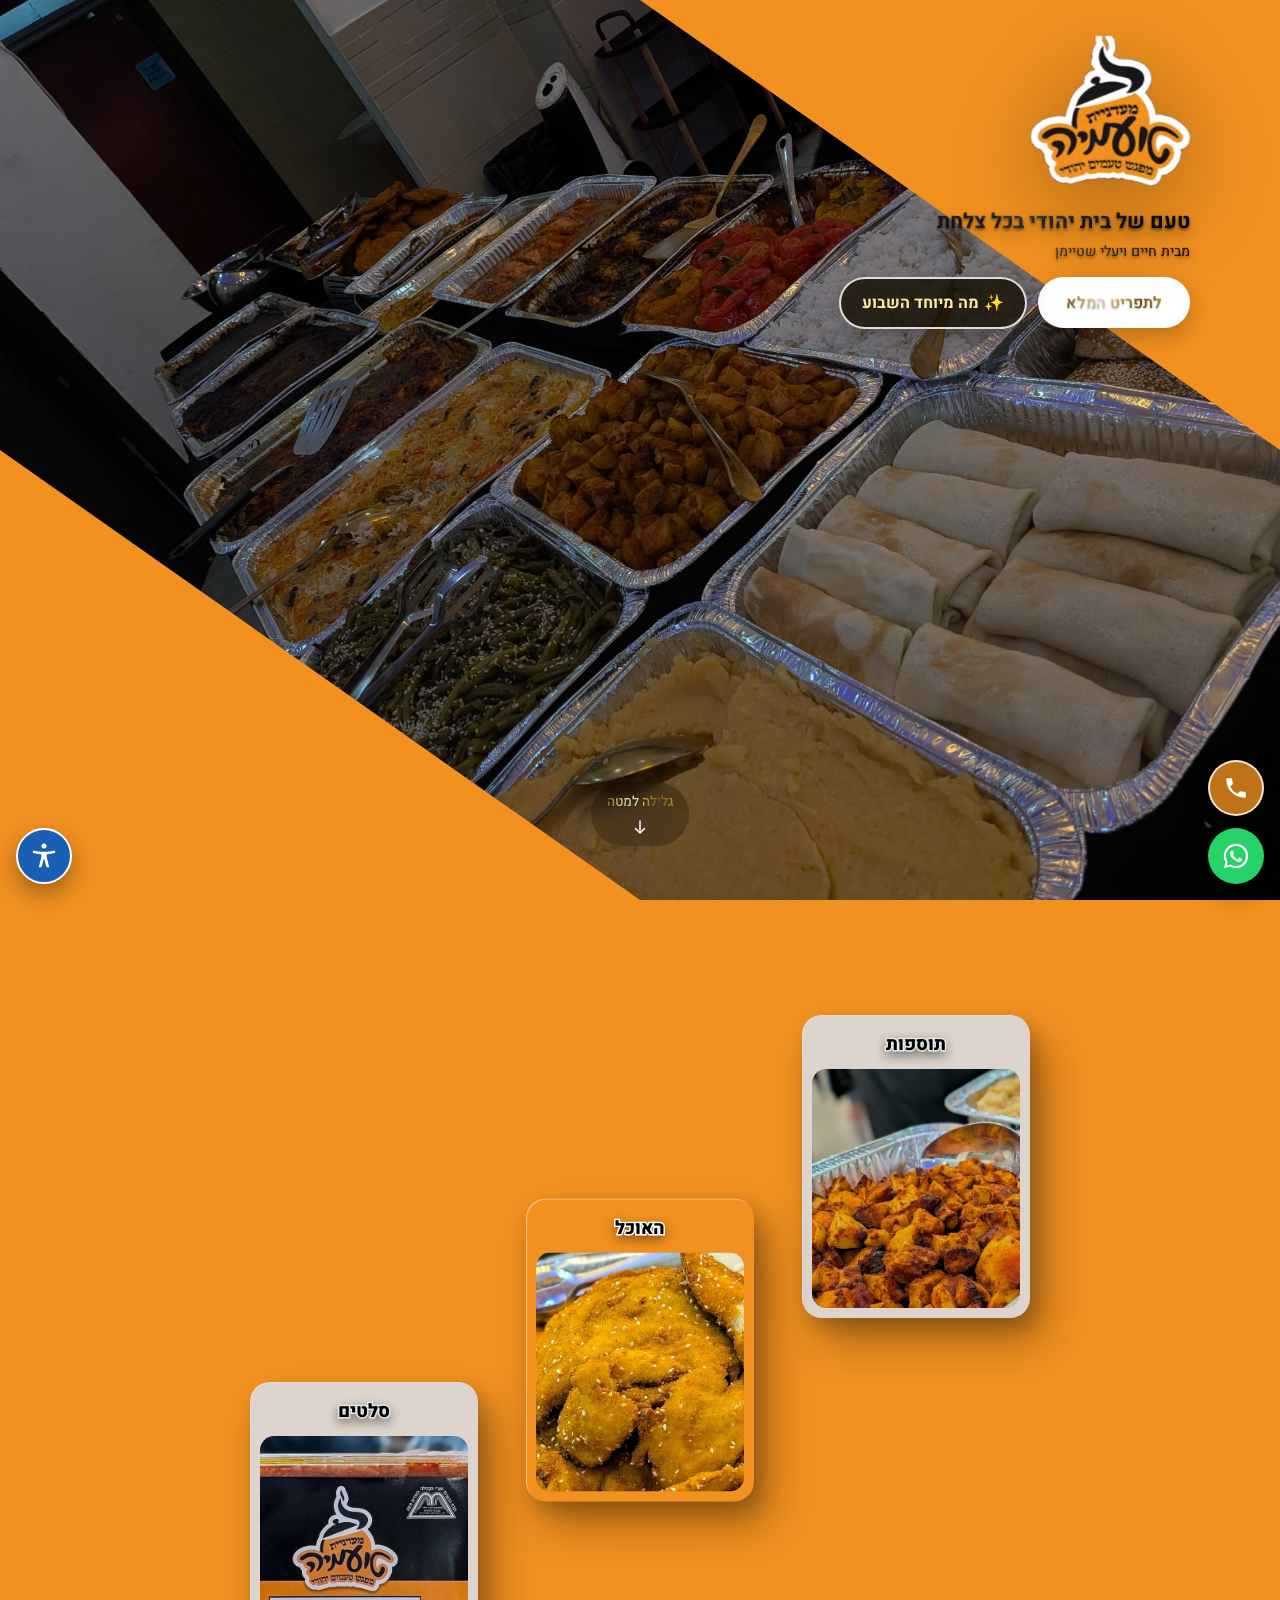
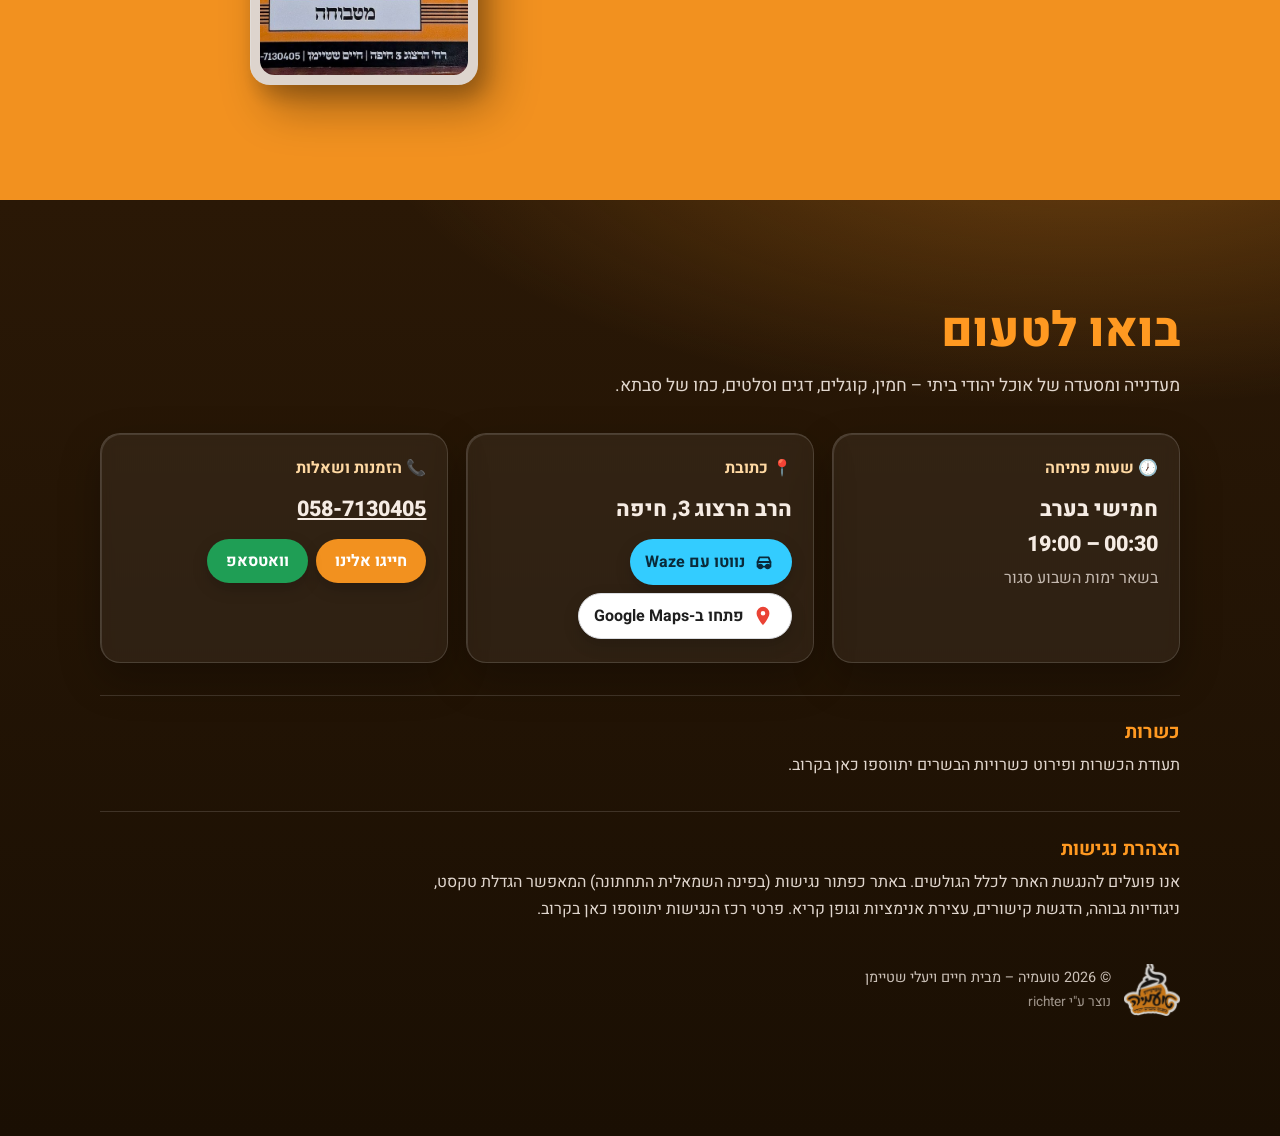
<file: index.html>
<!doctype html>
<html lang="he" dir="rtl">
<head>
  <meta charset="UTF-8" />
  <meta name="viewport" content="width=device-width, initial-scale=1, viewport-fit=cover" />
  <title>טועמיה | מעדנייה ומסעדה – טעם של בית יהודי, חיפה</title>
  <meta name="description" content="טועמיה – מעדנייה ומסעדה בחיפה. חמין, קוגלים, דגים, הרינג וסלטים ביתיים. פתוח בחמישי בערב 19:00–00:30, הרב הרצוג 3 חיפה." />
  <meta name="theme-color" content="#bf7318" />

  <!-- Share preview (WhatsApp / Facebook). Once the site has a domain, change
       og:image to a full address, e.g. https://example.co.il/img-og-image.jpg -->
  <meta property="og:type" content="restaurant" />
  <meta property="og:locale" content="he_IL" />
  <meta property="og:site_name" content="טועמיה" />
  <meta property="og:title" content="טועמיה – טעם של בית יהודי בכל צלחת" />
  <meta property="og:description" content="חמין, קוגלים, דגים וסלטים ביתיים. חמישי בערב 19:00–00:30 · הרב הרצוג 3, חיפה" />
  <meta property="og:image" content="img-og-image.jpg" />
  <meta property="og:image:width" content="1200" />
  <meta property="og:image:height" content="630" />
  <meta name="twitter:card" content="summary_large_image" />

  <link rel="icon" type="image/png" sizes="32x32" href="img-favicon-32.png" />
  <link rel="icon" type="image/png" sizes="192x192" href="img-icon-192.png" />
  <link rel="apple-touch-icon" href="img-apple-touch-icon.png" />

  <link rel="preconnect" href="https://fonts.googleapis.com" />
  <link rel="preconnect" href="https://fonts.gstatic.com" crossorigin />
  <link href="https://fonts.googleapis.com/css2?family=Heebo:wght@400;500;600;700;800&display=swap" rel="stylesheet" />
  <link rel="stylesheet" href="style.css" />

  <!-- Apply the saved language + accessibility choices before first paint, so
       the page never flashes in the wrong language / text size. -->
  <script>
    (function () {
      try {
        var lang = localStorage.getItem("toameya-lang");
        if (lang === "en") {
          document.documentElement.lang = "en";
          document.documentElement.dir = "ltr";
        }
        var a11y = JSON.parse(localStorage.getItem("toameya-a11y") || "{}");
        var root = document.documentElement;
        if (a11y.size) root.setAttribute("data-text-size", String(a11y.size));
        ["contrast", "links", "motion", "readable"].forEach(function (k) {
          if (a11y[k]) root.classList.add("a11y-" + k);
        });
      } catch (e) {}
    })();
  </script>

  <script type="application/ld+json">
  {
    "@context": "https://schema.org",
    "@type": "Restaurant",
    "name": "טועמיה – מעדנייה ומסעדה",
    "alternateName": "Toameya",
    "slogan": "טעם של בית יהודי בכל צלחת",
    "image": "img-og-image.jpg",
    "logo": "img-logo.png",
    "telephone": "+972-58-713-0405",
    "servesCuisine": ["Jewish", "Israeli", "Kosher"],
    "address": {
      "@type": "PostalAddress",
      "streetAddress": "הרב הרצוג 3",
      "addressLocality": "חיפה",
      "addressCountry": "IL"
    },
    "openingHoursSpecification": [
      { "@type": "OpeningHoursSpecification", "dayOfWeek": "Thursday", "opens": "19:00", "closes": "23:59" },
      { "@type": "OpeningHoursSpecification", "dayOfWeek": "Friday", "opens": "00:00", "closes": "00:30" }
    ],
    "hasMenu": "index.html#food"
  }
  </script>
</head>
<body>

  <a class="skip-link" href="#main" data-i18n="skip">דלג לתוכן הראשי</a>

  <header class="site-nav" id="siteNav">
    <button type="button" class="site-nav__hamburger" id="navHamburger" aria-label="תפריט ניווט" data-i18n-attr="aria-label:navMenu" aria-expanded="false" aria-controls="navDrawer">
      <span></span>
      <span></span>
      <span></span>
    </button>

    <div class="site-nav__actions">
      <button type="button" class="nav-icon-btn" id="searchOpen" aria-label="חיפוש מנה" data-i18n-attr="aria-label:searchOpen" aria-haspopup="dialog">
        <svg width="22" height="22" viewBox="0 0 24 24" fill="none" aria-hidden="true"><circle cx="11" cy="11" r="7" stroke="currentColor" stroke-width="2"/><path d="m20 20-4-4" stroke="currentColor" stroke-width="2" stroke-linecap="round"/></svg>
      </button>
      <button type="button" class="nav-lang-btn" data-lang-toggle aria-label="Switch to English" lang="en">EN</button>
    </div>
  </header>

  <!-- Lives outside the hero so it can detach from the page's normal scroll
       and fly (fixed position, JS-driven transform) from its hero spot up
       to the nav bar as you scroll. Click = back to the top. -->
  <a class="flying-logo" id="flyingLogo" href="#top" aria-label="טועמיה – חזרה לראש העמוד" data-i18n-attr="aria-label:logoHome">
    <img src="img-logo.png" alt="" width="451" height="424" />
  </a>

  <main id="main">

    <section class="hero" id="top">
      <img
        class="hero__image"
        src="img-hero-buffet.jpg"
        alt="מבחר מנות ממטבח טועמיה - אורז, ירקות, בשרים ותוספות"
        data-i18n-attr="alt:heroAlt"
      />

      <div class="hero__panel hero__panel--leave" aria-hidden="true"></div>
      <div class="hero__panel hero__panel--stay" aria-hidden="true"></div>

      <div class="hero__content">
        <div class="hero__logo-anchor" id="heroLogoAnchor" aria-hidden="true"></div>
        <h1 class="visually-hidden" data-i18n="siteName">טועמיה – מעדנייה ומסעדה</h1>
        <p class="hero__quote text-glass-black" data-i18n="heroQuote">טעם של בית יהודי בכל צלחת</p>
        <p class="hero__credit text-glass-black" data-i18n="heroCredit">מבית חיים ויעלי שטיימן</p>
        <div class="hero__buttons">
          <a class="hero__cta" href="#highlights"><span class="text-glass-gold" data-i18n="heroCta">לתפריט המלא</span></a>
          <button type="button" class="hero__special" id="specialBtn" data-drawer-trigger data-title="מה מיוחד השבוע" data-body="">
            <span aria-hidden="true">✨</span> <span data-i18n="specialBtn">מה מיוחד השבוע</span>
          </button>
        </div>
      </div>

      <a class="hero__scroll" href="#highlights" aria-label="גלילה לתפריט" data-i18n-attr="aria-label:scrollAria">
        <span class="text-glass-gold" data-i18n="scrollDown">גלילה למטה</span>
        <svg width="18" height="18" viewBox="0 0 24 24" fill="none" aria-hidden="true">
          <path d="M12 4v16m0 0-6-6m6 6 6-6" stroke="currentColor" stroke-width="2" stroke-linecap="round" stroke-linejoin="round"/>
        </svg>
      </a>
    </section>

    <section class="card-fan" id="highlights" aria-labelledby="highlightsTitle">
      <h2 class="visually-hidden" id="highlightsTitle" data-i18n="ourMenus">התפריטים שלנו</h2>
      <img class="card-fan__bg" src="img-venue.jpg" alt="" aria-hidden="true" />
      <div class="card-fan__overlay" aria-hidden="true"></div>

      <div class="card-fan__panel card-fan__panel--tl" aria-hidden="true"></div>
      <div class="card-fan__panel card-fan__panel--br" aria-hidden="true"></div>

      <img class="card-fan__logo" src="img-logo.png" alt="" aria-hidden="true" />

      <div class="card-fan__stack reveal">
        <a class="card-fan__card card-fan__card--side card-fan__card--right" href="#extras" data-menu-open="extras">
          <img class="card-fan__photo" src="menu-roast-potatoes.jpg" alt="" loading="lazy" />
          <span class="card-fan__label" data-i18n="menu_extras">תוספות</span>
        </a>

        <a class="card-fan__card card-fan__card--main" href="#food" data-menu-open="food">
          <img class="card-fan__photo" src="menu-schnitzel.jpg" alt="" loading="lazy" />
          <span class="card-fan__label" data-i18n="menu_food">האוכל</span>
        </a>

        <a class="card-fan__card card-fan__card--side card-fan__card--left" href="#salads" data-menu-open="salads">
          <img class="card-fan__photo" src="menu-matbucha.jpg" alt="" loading="lazy" />
          <span class="card-fan__label" data-i18n="menu_salads">סלטים</span>
        </a>
      </div>
    </section>

    <section class="info" id="about" aria-labelledby="aboutTitle">
      <div class="info__inner">
        <h2 class="info__title" id="aboutTitle" data-i18n="aboutTitle">בואו לטעום</h2>
        <p class="info__lead" data-i18n="aboutLead">מעדנייה ומסעדה של אוכל יהודי ביתי – חמין, קוגלים, דגים וסלטים, כמו של סבתא.</p>

        <div class="info__grid">
          <article class="info-card">
            <h3 class="info-card__title"><span aria-hidden="true">🕖</span> <span data-i18n="hoursTitle">שעות פתיחה</span></h3>
            <p class="info-card__big" data-i18n="hoursDay">חמישי בערב</p>
            <p class="info-card__big"><bdi dir="ltr">19:00 – 00:30</bdi></p>
            <p class="info-card__note" data-i18n="hoursNote">בשאר ימות השבוע סגור</p>
          </article>

          <article class="info-card">
            <h3 class="info-card__title"><span aria-hidden="true">📍</span> <span data-i18n="addressTitle">כתובת</span></h3>
            <p class="info-card__big" data-i18n="address">הרב הרצוג 3, חיפה</p>
            <div class="info-card__buttons">
              <a class="nav-app-btn nav-app-btn--waze" href="https://waze.com/ul?q=%D7%94%D7%A8%D7%91%20%D7%94%D7%A8%D7%A6%D7%95%D7%92%203%20%D7%97%D7%99%D7%A4%D7%94&amp;navigate=yes" target="_blank" rel="noopener"><svg viewBox="0 0 24 24" aria-hidden="true" fill="none" stroke="currentColor" stroke-width="2" stroke-linecap="round" stroke-linejoin="round"><path d="M5 17h14v-5l-2-5H7l-2 5z"/><path d="M5 12h14"/><circle cx="8" cy="17" r="2" fill="currentColor"/><circle cx="16" cy="17" r="2" fill="currentColor"/></svg><span data-i18n="navWaze">נווטו עם Waze</span><span class="visually-hidden" data-i18n="newTab"> (נפתח בחלון חדש)</span></a>
              <a class="nav-app-btn nav-app-btn--gmaps" href="https://www.google.com/maps/dir/?api=1&amp;destination=%D7%94%D7%A8%D7%91%20%D7%94%D7%A8%D7%A6%D7%95%D7%92%203%20%D7%97%D7%99%D7%A4%D7%94&amp;travelmode=driving" target="_blank" rel="noopener"><svg viewBox="0 0 24 24" aria-hidden="true"><path fill="currentColor" d="M12 2a7 7 0 0 0-7 7c0 5.2 7 13 7 13s7-7.8 7-13a7 7 0 0 0-7-7zm0 9.5A2.5 2.5 0 1 1 12 6.5a2.5 2.5 0 0 1 0 5z"/></svg><span data-i18n="navGmaps">פתחו ב-Google Maps</span><span class="visually-hidden" data-i18n="newTab"> (נפתח בחלון חדש)</span></a>
            </div>
          </article>

          <article class="info-card">
            <h3 class="info-card__title"><span aria-hidden="true">📞</span> <span data-i18n="contactTitle">הזמנות ושאלות</span></h3>
            <p class="info-card__big"><a href="tel:+972587130405" dir="ltr">058-7130405</a></p>
            <div class="info-card__buttons">
              <a class="pill-btn" href="tel:+972587130405" data-i18n="callUs">חייגו אלינו</a>
              <a class="pill-btn pill-btn--wa" href="https://wa.me/972587130405" data-whatsapp target="_blank" rel="noopener" data-i18n="whatsappUs">וואטסאפ</a>
            </div>
          </article>
        </div>

        <div class="info__extra" id="kashrut">
          <h3 class="info__subtitle" data-i18n="kashrutTitle">כשרות</h3>
          <p data-i18n="kashrutText">תעודת הכשרות ופירוט כשרויות הבשרים יתווספו כאן בקרוב.</p>
        </div>

        <div class="info__extra" id="accessibility">
          <h3 class="info__subtitle" data-i18n="a11yStatementTitle">הצהרת נגישות</h3>
          <p data-i18n="a11yStatementText">אנו פועלים להנגשת האתר לכלל הגולשים. באתר כפתור נגישות (בפינה השמאלית התחתונה) המאפשר הגדלת טקסט, ניגודיות גבוהה, הדגשת קישורים, עצירת אנימציות וגופן קריא. פרטי רכז הנגישות יתווספו כאן בקרוב.</p>
        </div>

        <footer class="info__footer">
          <img src="img-logo.png" alt="" class="info__footer-logo" width="64" height="60" loading="lazy" />
          <div>
            <p>© <span id="year">2026</span> <span data-i18n="footerName">טועמיה – מבית חיים ויעלי שטיימן</span></p>
            <p class="info__credit" data-i18n="madeBy">נוצר ע"י richter</p>
          </div>
        </footer>
      </div>
    </section>

  </main>

  <!-- ====================== Full-screen menu window ====================== -->
  <div class="menu-modal" id="menuModal" role="dialog" aria-modal="true" aria-labelledby="menuModalTitle" hidden>
    <div class="menu-modal__panel" id="menuPanel">
      <header class="menu-modal__header">
        <img class="menu-modal__logo" src="img-logo.png" alt="" width="451" height="424" />
        <h2 class="visually-hidden" id="menuModalTitle"></h2>
        <div class="menu-tabs" role="tablist" aria-label="תפריטים" data-i18n-attr="aria-label:menusAria">
          <button type="button" class="menu-tabs__tab" role="tab" id="tab-food" data-tab="food" aria-controls="menuBody" data-i18n="menu_food">האוכל</button>
          <button type="button" class="menu-tabs__tab" role="tab" id="tab-salads" data-tab="salads" aria-controls="menuBody" data-i18n="menu_salads">סלטים</button>
          <button type="button" class="menu-tabs__tab" role="tab" id="tab-extras" data-tab="extras" aria-controls="menuBody" data-i18n="menu_extras">תוספות</button>
        </div>
        <button type="button" class="menu-modal__close" id="menuClose" aria-label="סגירת התפריט" data-i18n-attr="aria-label:closeMenu">&times;</button>
      </header>
      <div class="menu-modal__body" id="menuBody" role="tabpanel" tabindex="-1"></div>
    </div>
  </div>

  <!-- ============================ Search ============================ -->
  <div class="search-dialog" id="searchDialog" role="dialog" aria-modal="true" aria-labelledby="searchTitle" hidden>
    <div class="search-dialog__backdrop" data-search-close></div>
    <div class="search-dialog__panel">
      <div class="search-dialog__row">
        <h2 class="visually-hidden" id="searchTitle" data-i18n="searchTitle">חיפוש מנה</h2>
        <label class="visually-hidden" for="searchInput" data-i18n="searchLabel">שם המנה</label>
        <input type="search" id="searchInput" class="search-dialog__input" placeholder="חפשו מנה… למשל חציל" data-i18n-attr="placeholder:searchPlaceholder" autocomplete="off" />
        <button type="button" class="search-dialog__close" data-search-close aria-label="סגירה" data-i18n-attr="aria-label:close">&times;</button>
      </div>
      <p class="search-dialog__status" id="searchStatus" aria-live="polite"></p>
      <ul class="search-results" id="searchResults"></ul>
    </div>
  </div>

  <!-- Side drawer – used for "what's special this week" -->
  <div class="side-drawer" id="sideDrawer" role="dialog" aria-modal="true" aria-labelledby="sideDrawerTitle" hidden>
    <div class="side-drawer__backdrop" data-drawer-close></div>
    <div class="side-drawer__panel">
      <button type="button" class="side-drawer__close" data-drawer-close aria-label="סגירה" data-i18n-attr="aria-label:close">&times;</button>
      <h3 id="sideDrawerTitle" class="side-drawer__title"></h3>
      <p id="sideDrawerBody" class="side-drawer__body"></p>
    </div>
  </div>

  <!-- Hamburger navigation -->
  <div class="nav-drawer" id="navDrawer" role="dialog" aria-modal="true" aria-label="תפריט ניווט" data-i18n-attr="aria-label:navMenu" hidden>
    <div class="nav-drawer__backdrop" data-nav-close></div>
    <nav class="nav-drawer__panel">
      <button type="button" class="nav-drawer__close" data-nav-close aria-label="סגירה" data-i18n-attr="aria-label:close">&times;</button>
      <ul class="nav-drawer__list">
        <li><a href="#top" data-i18n="nav_home">בית</a></li>
        <li><a href="#food" data-i18n="menu_food">האוכל</a></li>
        <li><a href="#salads" data-i18n="menu_salads">סלטים</a></li>
        <li><a href="#extras" data-i18n="menu_extras">תוספות</a></li>
        <li><a href="#kashrut" data-i18n="nav_kashrut">כשרות</a></li>
        <li><a href="#about" data-i18n="nav_about">אודות ופרטי התקשרות</a></li>
      </ul>
      <div class="nav-drawer__bottom">
        <button type="button" class="pill-btn" data-lang-toggle lang="en">English</button>
        <a class="pill-btn pill-btn--wa" href="https://wa.me/972587130405" data-whatsapp target="_blank" rel="noopener" data-i18n="whatsappUs">וואטסאפ</a>
      </div>
    </nav>
  </div>

  <!-- ===================== Floating contact buttons ===================== -->
  <div class="float-contact">
    <a class="float-btn float-btn--call" href="tel:+972587130405" aria-label="חיוג לטועמיה 058-7130405" data-i18n-attr="aria-label:callAria">
      <svg viewBox="0 0 24 24" width="26" height="26" aria-hidden="true"><path fill="currentColor" d="M6.6 10.8a15.1 15.1 0 0 0 6.6 6.6l2.2-2.2a1 1 0 0 1 1-.25 11.4 11.4 0 0 0 3.6.57 1 1 0 0 1 1 1V20a1 1 0 0 1-1 1A17 17 0 0 1 3 4a1 1 0 0 1 1-1h3.5a1 1 0 0 1 1 1c0 1.25.2 2.45.57 3.6a1 1 0 0 1-.25 1z"/></svg>
    </a>
    <a class="float-btn float-btn--wa" href="https://wa.me/972587130405" data-whatsapp target="_blank" rel="noopener" aria-label="שליחת הודעת וואטסאפ לטועמיה" data-i18n-attr="aria-label:waAria">
      <svg viewBox="0 0 32 32" width="30" height="30" aria-hidden="true"><path fill="currentColor" d="M16 3a13 13 0 0 0-11.2 19.6L3 29l6.6-1.7A13 13 0 1 0 16 3zm0 23.7a10.7 10.7 0 0 1-5.5-1.5l-.4-.2-3.9 1 1-3.8-.3-.4A10.7 10.7 0 1 1 16 26.7zm5.9-8c-.3-.2-1.9-.9-2.2-1s-.5-.2-.7.2-.8 1-1 1.2-.4.2-.7.1a8.7 8.7 0 0 1-4.3-3.8c-.3-.6.3-.5.9-1.7.1-.2 0-.4 0-.5l-1-2.4c-.3-.6-.5-.5-.7-.5h-.6a1.2 1.2 0 0 0-.9.4 3.6 3.6 0 0 0-1.1 2.7 6.3 6.3 0 0 0 1.3 3.3 14.4 14.4 0 0 0 5.5 4.9c2 .9 2.8.9 3.8.8a3.2 3.2 0 0 0 2.1-1.5 2.6 2.6 0 0 0 .2-1.5c-.1-.1-.3-.2-.6-.3z"/></svg>
    </a>
  </div>

  <!-- ======================= Accessibility menu ======================= -->
  <button type="button" class="a11y-btn" id="a11yOpen" aria-label="תפריט נגישות" data-i18n-attr="aria-label:a11yMenu" aria-expanded="false" aria-controls="a11yPanel">
    <svg viewBox="0 0 24 24" width="30" height="30" aria-hidden="true"><circle cx="12" cy="4" r="2" fill="currentColor"/><path fill="currentColor" d="M20.5 7.5c-2.6.7-5.4 1-8.5 1s-5.9-.3-8.5-1l-.5 1.9c2.1.6 4.4 1 6.8 1.1V13l-2 8h2.2l1.8-6.7h.4L14 21h2.2l-2-8v-2.5c2.4-.1 4.7-.5 6.8-1.1z"/></svg>
  </button>
  <div class="a11y-panel" id="a11yPanel" role="dialog" aria-labelledby="a11yTitle" hidden>
    <div class="a11y-panel__head">
      <h2 id="a11yTitle" data-i18n="a11yMenu">תפריט נגישות</h2>
      <button type="button" class="a11y-panel__close" id="a11yClose" aria-label="סגירה" data-i18n-attr="aria-label:close">&times;</button>
    </div>
    <div class="a11y-panel__size" role="group" aria-labelledby="a11ySizeLabel">
      <span id="a11ySizeLabel" data-i18n="a11yTextSize">גודל טקסט</span>
      <div class="a11y-panel__size-btns">
        <button type="button" data-a11y-size="-1" aria-label="הקטנת טקסט" data-i18n-attr="aria-label:a11ySmaller">א-</button>
        <output id="a11ySizeValue" aria-live="polite">100%</output>
        <button type="button" data-a11y-size="1" aria-label="הגדלת טקסט" data-i18n-attr="aria-label:a11yBigger">א+</button>
      </div>
    </div>
    <button type="button" class="a11y-toggle" data-a11y="contrast" aria-pressed="false"><span aria-hidden="true">◐</span> <span data-i18n="a11yContrast">ניגודיות גבוהה</span></button>
    <button type="button" class="a11y-toggle" data-a11y="links" aria-pressed="false"><span aria-hidden="true">🔗</span> <span data-i18n="a11yLinks">הדגשת קישורים</span></button>
    <button type="button" class="a11y-toggle" data-a11y="motion" aria-pressed="false"><span aria-hidden="true">⏸</span> <span data-i18n="a11yMotion">עצירת אנימציות</span></button>
    <button type="button" class="a11y-toggle" data-a11y="readable" aria-pressed="false"><span aria-hidden="true">Aa</span> <span data-i18n="a11yReadable">גופן קריא</span></button>
    <button type="button" class="a11y-reset" id="a11yReset" data-i18n="a11yReset">איפוס הגדרות</button>
    <a class="a11y-panel__statement" href="#accessibility" data-i18n="a11yStatementTitle">הצהרת נגישות</a>
  </div>

  <script src="menu-data.js"></script>
  <script src="i18n.js"></script>
  <script src="main.js"></script>
  <script src="app.js"></script>
</body>
</html>
</file>
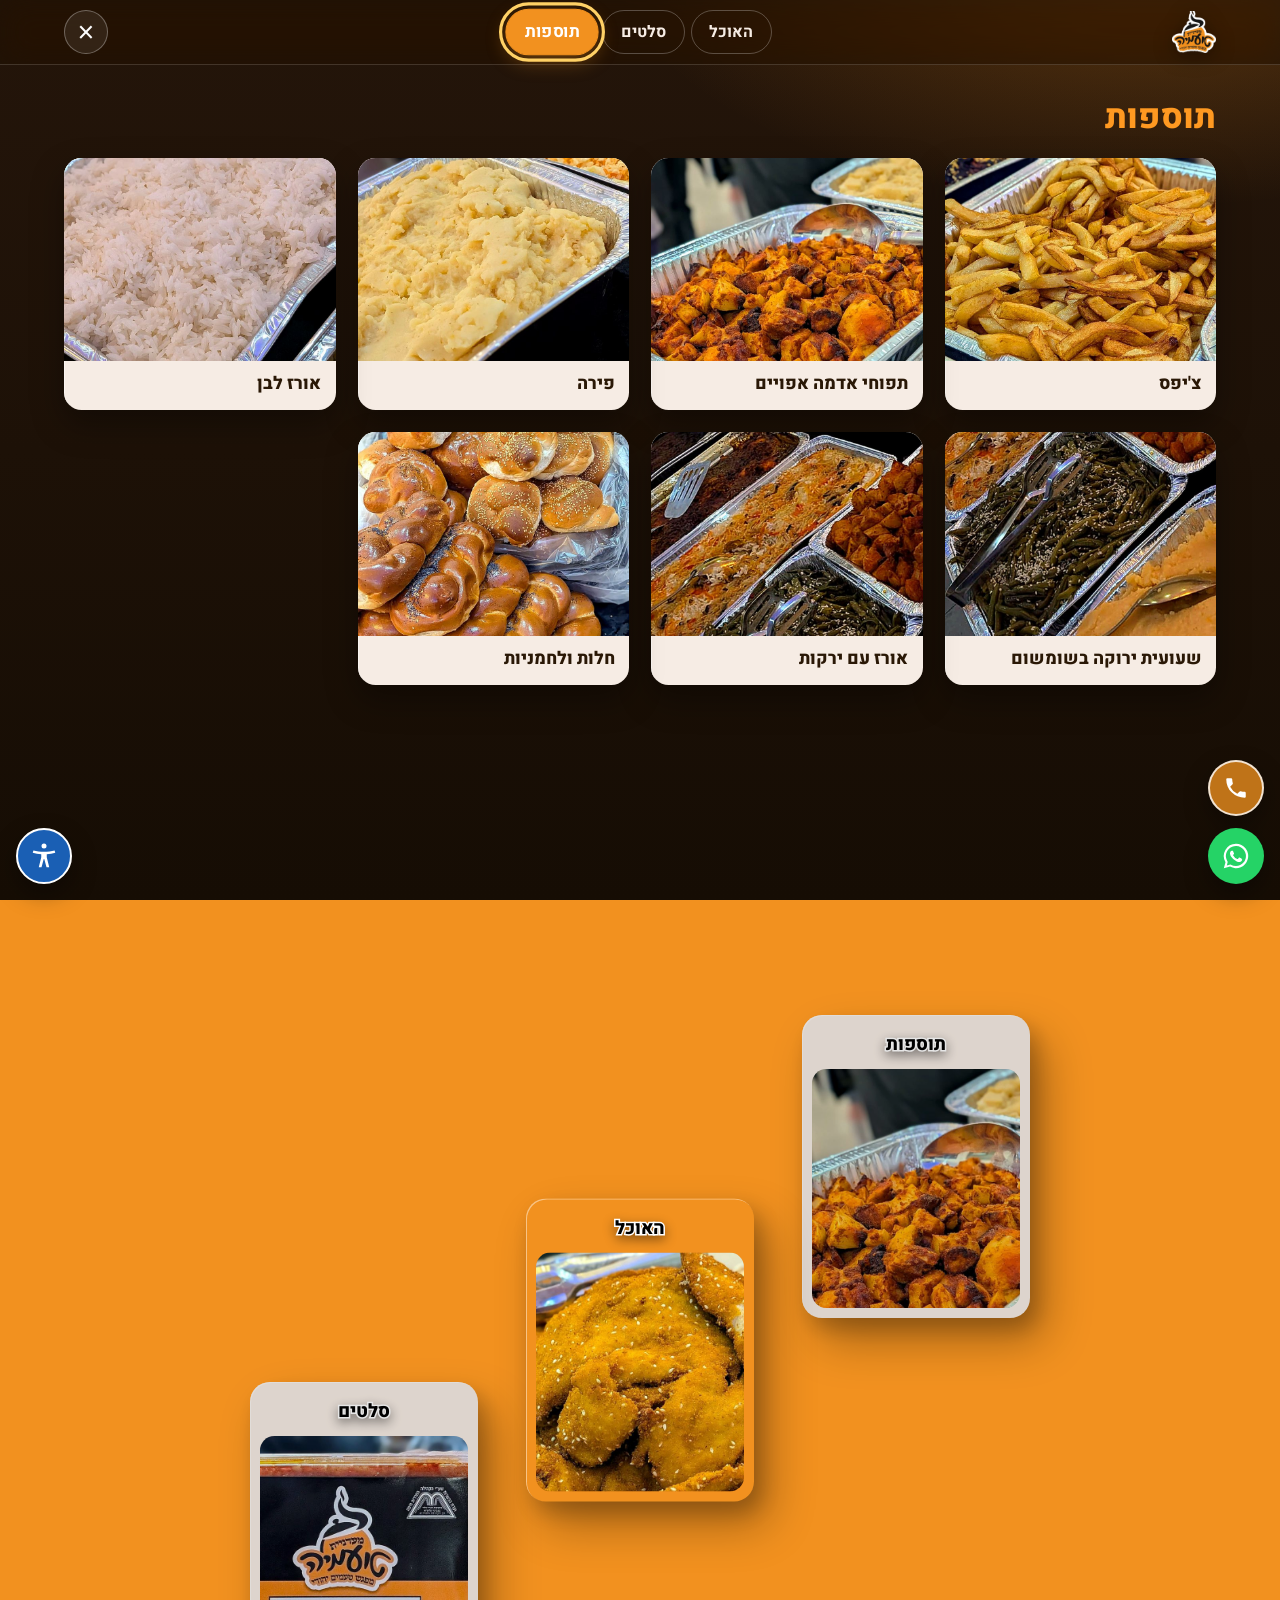
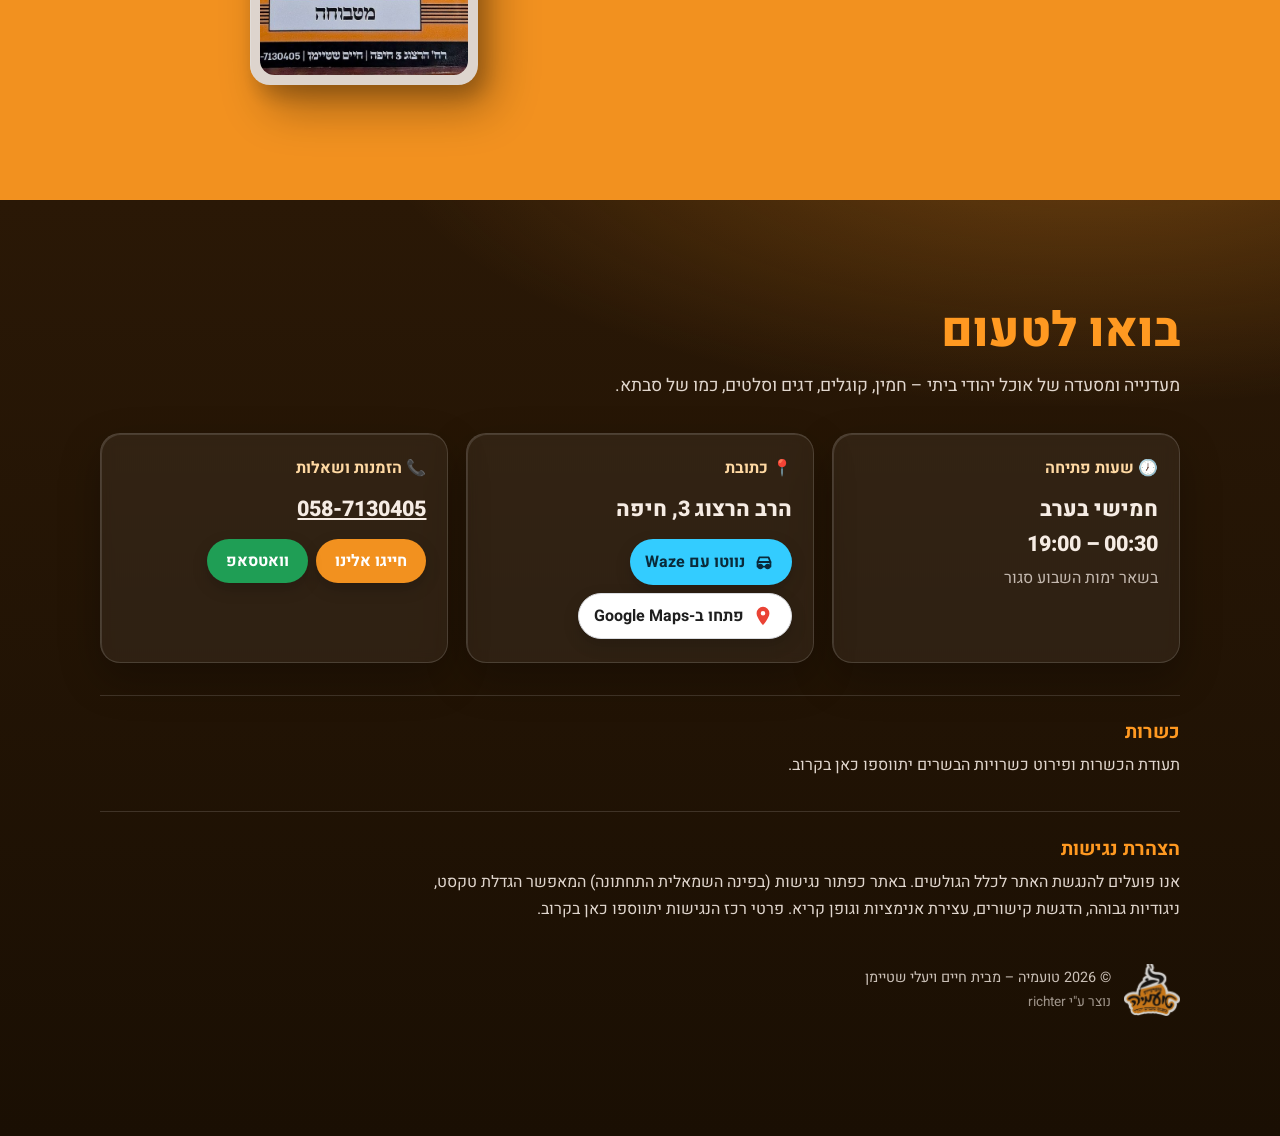
<file: extras.html>
<!doctype html>
<html lang="he" dir="rtl">
<head>
  <meta charset="UTF-8" />
  <title>תוספות | טועמיה</title>
  <meta name="robots" content="noindex" />
  <link rel="canonical" href="index.html#extras" />
  <meta http-equiv="refresh" content="0; url=index.html#extras" />
  <script>location.replace("index.html#extras");</script>
</head>
<body>
  <!-- The menus now open as full-screen windows inside index.html.
       This page only forwards old links/bookmarks there. -->
  <p><a href="index.html#extras">תוספות – מעבר לתפריט</a></p>
</body>
</html>
</file>
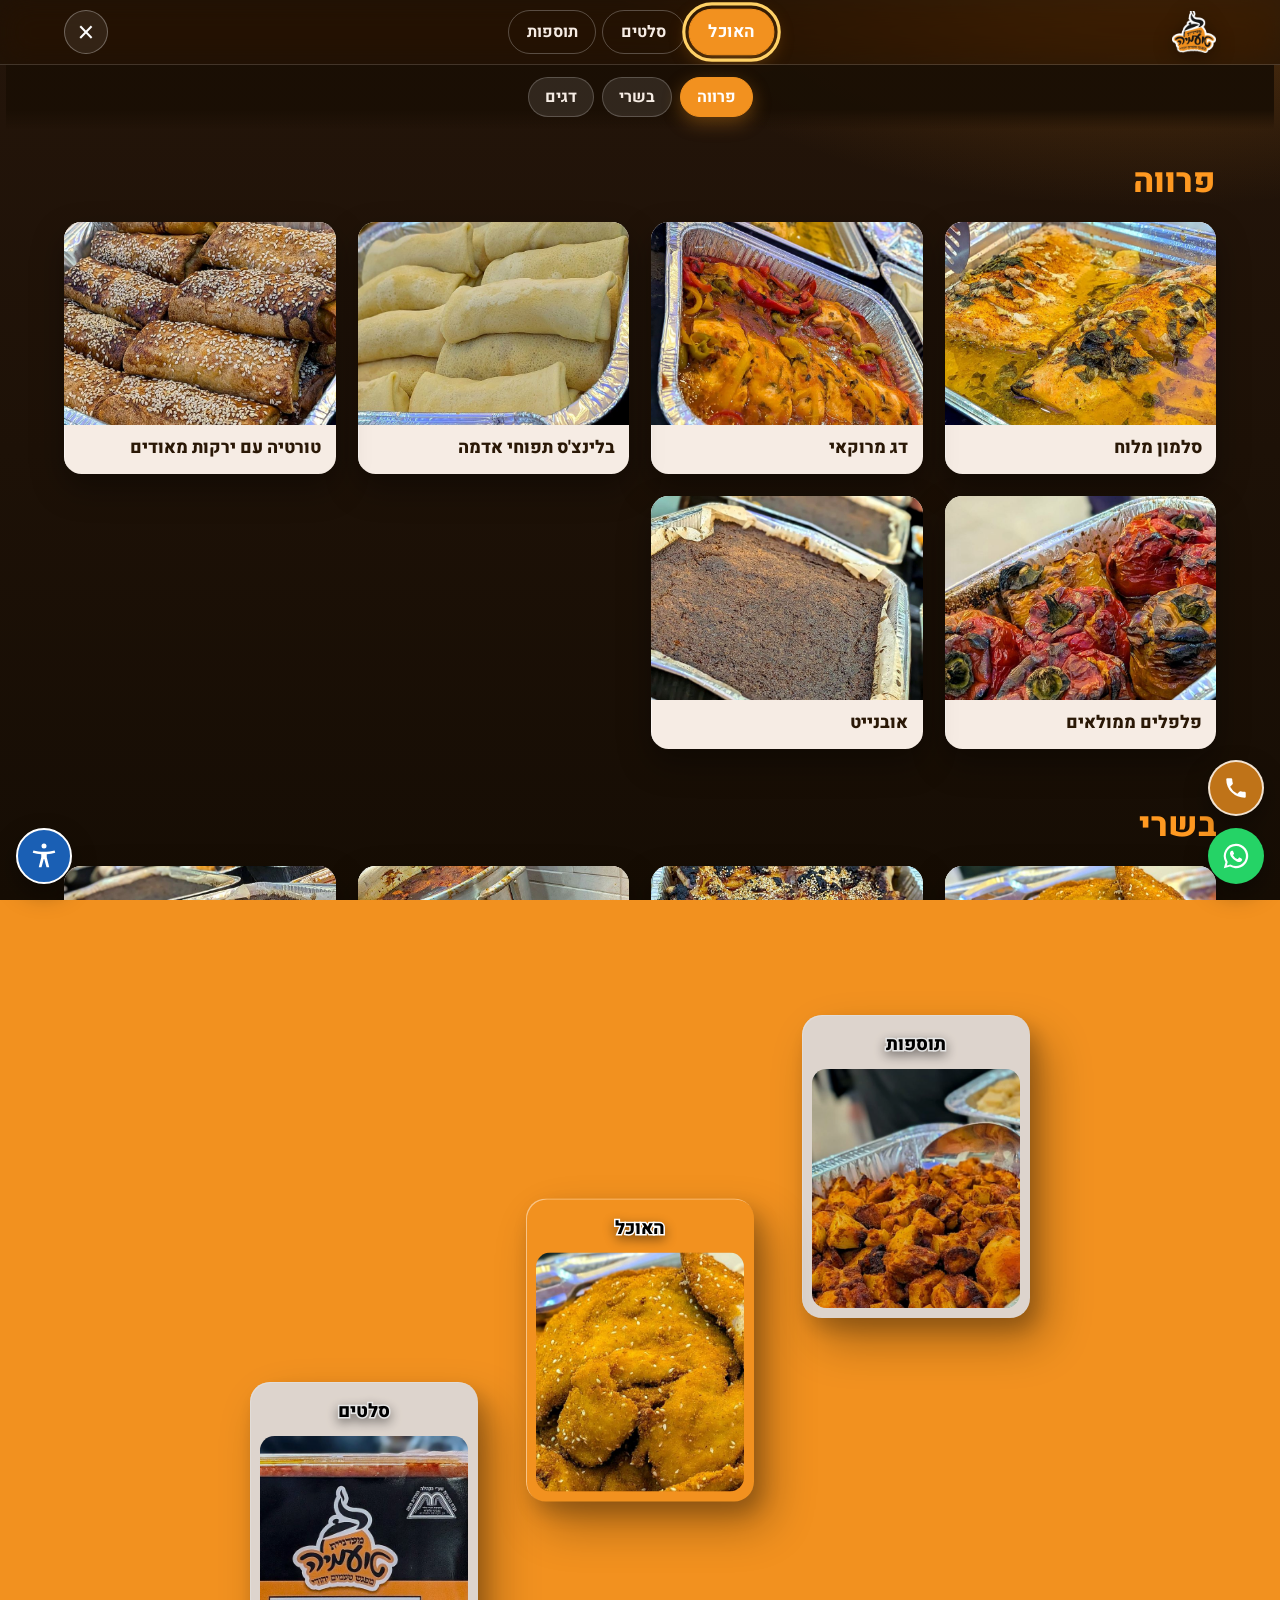
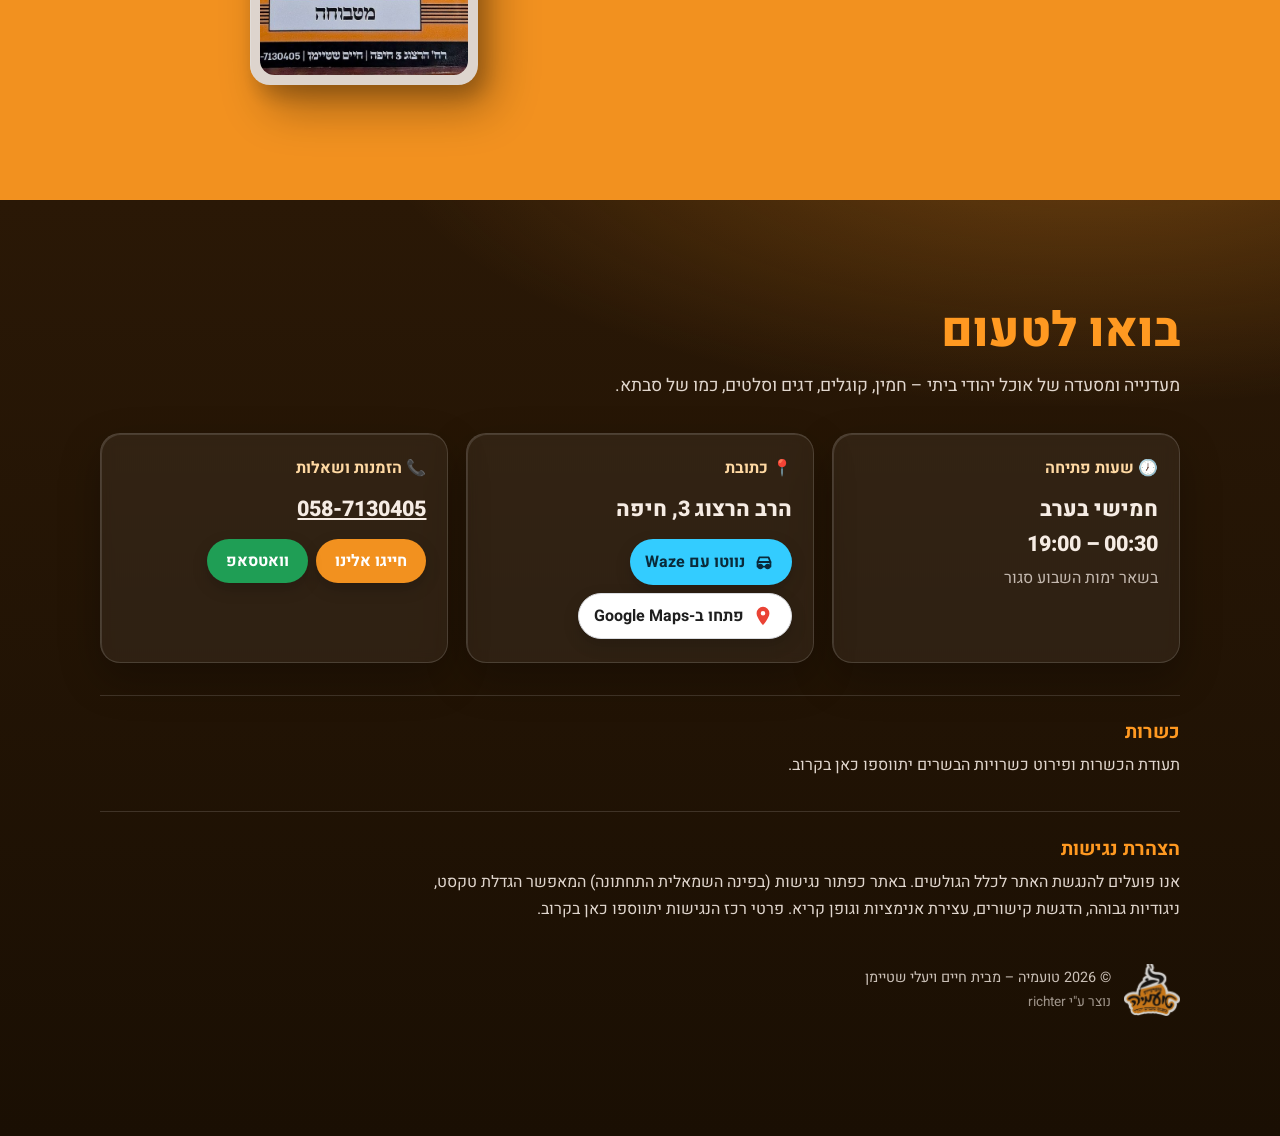
<file: food.html>
<!doctype html>
<html lang="he" dir="rtl">
<head>
  <meta charset="UTF-8" />
  <title>האוכל | טועמיה</title>
  <meta name="robots" content="noindex" />
  <link rel="canonical" href="index.html#food" />
  <meta http-equiv="refresh" content="0; url=index.html#food" />
  <script>location.replace("index.html#food");</script>
</head>
<body>
  <!-- The menus now open as full-screen windows inside index.html.
       This page only forwards old links/bookmarks there. -->
  <p><a href="index.html#food">האוכל – מעבר לתפריט</a></p>
</body>
</html>
</file>
<file: style.css>
:root {
  --color-brand: #f2911f;
  --color-brand-dark: #bf7318;
  --color-brand-light: #ff9921;
  --color-cream: #f6ece4;
  --color-on-brand: #ffffff;

  --font-body: "Heebo", "Segoe UI", system-ui, sans-serif;

  --hero-split-duration: 1.2s;
  --hero-split-ease: cubic-bezier(0.65, 0, 0.35, 1);
}

* {
  box-sizing: border-box;
}

html,
body {
  margin: 0;
  padding: 0;
  height: 100%;
}

html {
  scroll-behavior: smooth;
  scroll-snap-type: y proximity;
}

@media (prefers-reduced-motion: reduce) {
  html {
    scroll-behavior: auto;
    scroll-snap-type: none;
  }
}

/* Each full-screen section snaps gently into place as you scroll past it. */
.hero,
.card-fan,
.content-page {
  scroll-snap-align: start;
}

/* Sections fade + rise into view the first time they cross into the
   viewport - whether you scroll normally or click a button that scrolls
   to them - so moving to the next section feels like a deliberate
   transition rather than a flat cut. Toggled by IntersectionObserver in
   main.js. */
.reveal {
  opacity: 0;
  transform: translateY(28px);
  transition: opacity 0.8s ease, transform 0.8s ease;
}

.reveal.is-visible {
  opacity: 1;
  transform: translateY(0);
}

@media (prefers-reduced-motion: reduce) {
  .reveal {
    opacity: 1;
    transform: none;
    transition: none;
  }
}

body {
  direction: rtl;
  font-family: var(--font-body);
  background: var(--color-brand-dark);
  color: var(--color-cream);
}

/* ---------- Hero ---------- */

.hero {
  position: relative;
  min-height: 100%;
  overflow: hidden;
  isolation: isolate;
  background: var(--color-brand-dark);
}

.hero__image {
  position: absolute;
  inset: 0;
  width: 100%;
  height: 100%;
  object-fit: cover;
  object-position: 60% 45%;
  z-index: 0;
}

/* Two color panels cover the whole hero on load, then split apart along the
   top-left -> bottom-right diagonal. Both use the same 4-point winding order
   so the browser can interpolate clip-path smoothly between them. */

.hero__panel {
  position: absolute;
  inset: 0;
  z-index: 1;
  will-change: clip-path, transform, opacity;
}

.hero__panel--stay {
  background: var(--color-brand);
  clip-path: polygon(50% 0%, 100% 0%, 100% 50%, 100% 50%);
  animation: heroTearTR var(--hero-split-duration) var(--hero-split-ease) both;
}

.hero__panel--leave {
  background: var(--color-brand);
  clip-path: polygon(0% 50%, 50% 100%, 0% 100%, 0% 100%);
  animation: heroTearBL var(--hero-split-duration) var(--hero-split-ease) both;
}

/* Both panels start as one solid color covering the whole hero, then tear
   apart along the top-left -> bottom-right diagonal: at the halfway point
   they meet exactly on that diagonal (the "rip"), then each one keeps
   retreating into its own corner, opening a diagonal band that reveals the
   photo while a triangle of color stays in both corners. */

@keyframes heroTearTR {
  0% {
    clip-path: polygon(0% 0%, 100% 0%, 100% 100%, 0% 100%);
  }
  50% {
    clip-path: polygon(0% 0%, 100% 0%, 100% 100%, 100% 100%);
  }
  100% {
    clip-path: polygon(50% 0%, 100% 0%, 100% 50%, 100% 50%);
  }
}

@keyframes heroTearBL {
  0% {
    clip-path: polygon(0% 0%, 100% 0%, 100% 100%, 0% 100%);
  }
  50% {
    clip-path: polygon(0% 0%, 100% 100%, 100% 100%, 0% 100%);
  }
  100% {
    clip-path: polygon(0% 50%, 50% 100%, 0% 100%, 0% 100%);
  }
}

@media (prefers-reduced-motion: reduce) {
  .hero__panel--stay,
  .hero__panel--leave {
    animation: none;
  }
  .hero__panel--stay {
    clip-path: polygon(50% 0%, 100% 0%, 100% 50%, 100% 50%);
  }
  .hero__panel--leave {
    clip-path: polygon(0% 50%, 50% 100%, 0% 100%, 0% 100%);
  }
}

/* Content lives inside the triangular panel that stays (top-right),
   clear of the diagonal seam. */

.hero__content {
  position: absolute;
  z-index: 2;
  top: 4%;
  right: 7%;
  width: min(80vw, 30rem);
  text-align: right;
  animation: heroContentIn 0.8s ease-out 0.75s both;
}

@keyframes heroContentIn {
  from {
    opacity: 0;
    transform: translateY(10px);
  }
  to {
    opacity: 1;
    transform: translateY(0);
  }
}

@media (prefers-reduced-motion: reduce) {
  .hero__content {
    animation: none;
  }
}

/* Invisible spacer: reserves the exact spot/size the logo used to occupy
   here, so the layout doesn't shift now that the real logo is a
   fixed-position element (.flying-logo) living outside the hero. Its rect
   is measured in main.js as the animation's start point. */
.hero__logo-anchor {
  width: clamp(110px, 13vw, 160px);
  height: clamp(110px, 13vw, 160px);
  margin: 0 0 0.6rem auto;
  visibility: hidden;
}

/* The real logo: fixed to the viewport so it can detach from normal
   scrolling. Its own CSS position/size here IS the nav-bar target - js/
   main.js computes a transform that starts it at the hero spot (matching
   .hero__logo-anchor) and animates it down to "no transform" (this exact
   spot) as you scroll, then keeps shrinking it slightly further per the
   nav-shrink behavior. */
.flying-logo {
  position: fixed;
  top: 9px;
  right: calc(5% + 46px);
  width: 46px;
  height: auto;
  z-index: 60;
  transform-origin: center;
  filter: drop-shadow(0 6px 14px rgba(0, 0, 0, 0.35));
  pointer-events: none;
  transition: opacity 0.3s ease;
  display: block;
  border-radius: 8px;
}

.flying-logo img {
  display: block;
  width: 100%;
  height: auto;
}

.flying-logo.is-landed {
  pointer-events: auto;
}

/* English (LTR): the hamburger moves to the left edge and the logo takes
   the spot the hamburger had on the right. */
[dir="ltr"] .flying-logo {
  right: 5%;
}

.hero__quote {
  margin: 0 0 0.3rem;
  font-size: clamp(1rem, 1.7vw, 1.3rem);
  font-weight: 700;
}

.hero__credit {
  margin: 0 0 0.9rem;
  font-size: clamp(0.8rem, 1.1vw, 0.95rem);
  font-weight: 500;
  opacity: 0.85;
}

.hero__buttons {
  display: flex;
  flex-wrap: wrap;
  gap: 0.7rem;
  align-items: center;
}

.hero__cta {
  display: inline-block;
  padding: 0.85rem 1.75rem;
  border-radius: 999px;
  background: var(--color-on-brand);
  color: var(--color-brand-dark);
  font-weight: 600;
  text-decoration: none;
  box-shadow: 0 8px 24px rgba(0, 0, 0, 0.25);
  transition: transform 0.2s ease, box-shadow 0.2s ease;
}

.hero__cta:hover,
.hero__cta:focus-visible {
  transform: translateY(-2px);
  box-shadow: 0 10px 28px rgba(0, 0, 0, 0.3);
}

/* A metallic, glassy gold finish for text: a banded gradient (dark gold ->
   pale shine -> dark gold) clipped to the glyphs themselves, so the text
   reads like gold catching the light rather than a flat color. */
.text-glass-gold {
  /* background-IMAGE, not the "background" shorthand - the shorthand would
     reset background-color to transparent too, wiping out a solid button
     background (e.g. .hero__cta) that this class is combined with. */
  background-image: linear-gradient(100deg, #8a6215 0%, #f9df9b 22%, #fffbea 40%, #f2ca63 55%, #8a6215 75%, #d9b34c 100%);
  background-clip: text;
  -webkit-background-clip: text;
  color: transparent;
  -webkit-text-fill-color: transparent;
  text-shadow: 0 1px 2px rgba(0, 0, 0, 0.3);
}

/* A glossy black-glass finish: a dark banded gradient with a faint sheen,
   plus a stacked shadow for real depth against the bright orange page. */
.text-glass-black {
  background-image: linear-gradient(100deg, #000000 0%, #3a3a3a 25%, #1a1a1a 45%, #4a4a4a 65%, #000000 100%);
  background-clip: text;
  -webkit-background-clip: text;
  color: transparent;
  -webkit-text-fill-color: transparent;
  text-shadow: 0 2px 3px rgba(0, 0, 0, 0.5), 0 6px 14px rgba(0, 0, 0, 0.35);
}

.hero__scroll {
  position: absolute;
  z-index: 2;
  bottom: 6%;
  left: 50%;
  translate: -50% 0;
  scale: 1;
  display: flex;
  flex-direction: column;
  align-items: center;
  gap: 0.4rem;
  color: var(--color-on-brand);
  text-decoration: none;
  font-size: 0.85rem;
  font-weight: 500;
  padding: 0.6rem 1rem;
  border-radius: 999px;
  background: rgba(0, 0, 0, 0.25);
  backdrop-filter: blur(4px);
  cursor: pointer;
  transition: scale 0.25s ease, background-color 0.25s ease;
  --bounce-duration: 2.2s;
  --bounce-travel: 6px;
  animation: heroContentIn 0.8s ease-out 1s both,
    heroBounce var(--bounce-duration) ease-in-out 1.8s infinite;
}

.hero__scroll:hover,
.hero__scroll:focus-visible {
  scale: 1.15;
  background: rgba(0, 0, 0, 0.4);
  --bounce-duration: 0.7s;
  --bounce-travel: 10px;
}

.hero__scroll svg {
  transition: translate 0.25s ease;
}

.hero__scroll:hover svg,
.hero__scroll:focus-visible svg {
  translate: 0 3px;
}

@keyframes heroBounce {
  0%,
  100% {
    translate: -50% 0;
  }
  50% {
    translate: -50% var(--bounce-travel);
  }
}

@media (prefers-reduced-motion: reduce) {
  .hero__scroll {
    animation: none;
  }
  .hero__scroll:hover,
  .hero__scroll:focus-visible {
    scale: 1;
  }
}

@media (max-width: 640px) {
  .hero__content {
    top: auto;
    bottom: 17%;
    right: 6%;
    left: 6%;
    width: auto;
    text-align: center;
  }

  .hero__logo-anchor {
    margin-inline: auto;
  }

  .hero__buttons {
    justify-content: center;
  }

  .hero__panel--stay {
    clip-path: polygon(50% 0%, 100% 0%, 100% 50%, 100% 50%);
  }
}

/* ---------- Card fan (highlights) ---------- */

.card-fan {
  position: relative;
  min-height: 100%;
  overflow: hidden;
  display: flex;
  align-items: center;
  justify-content: center;
  isolation: isolate;
}

.card-fan__bg {
  position: absolute;
  inset: 0;
  width: 100%;
  height: 100%;
  object-fit: cover;
  /* Scaled up so the blurred edges are cropped out of view. */
  transform: scale(1.15);
  filter: blur(10px);
  z-index: 0;
}

.card-fan__overlay {
  position: absolute;
  inset: 0;
  z-index: 1;
  background: linear-gradient(
    180deg,
    rgba(191, 115, 24, 0.75) 0%,
    rgba(191, 115, 24, 0.55) 100%
  );
}

/* Same tear effect as the hero, mirrored (opens top-right -> bottom-left
   instead of top-left -> bottom-right). Fully covers the photo by default;
   main.js drives it via clip-path in lockstep with the hero's own
   closing tear, using one shared scroll position for both, so opening and
   closing are always perfectly synced across the two sections. */
.card-fan__panel {
  position: absolute;
  inset: 0;
  z-index: 2;
  background: var(--color-brand);
  clip-path: polygon(0% 0%, 100% 0%, 100% 100%, 0% 100%);
}

@media (prefers-reduced-motion: reduce) {
  .card-fan__panel--tl {
    clip-path: polygon(0% 0%, 50% 0%, 0% 50%, 0% 50%);
  }
  .card-fan__panel--br {
    clip-path: polygon(100% 50%, 100% 50%, 100% 100%, 50% 100%);
  }
}

/* Same spot/size/shadow as the hero's own logo, mirrored to the left.
   Starts stuck against the left edge of the page and, once the section has
   opened (.is-visible, toggled by the IntersectionObserver in main.js),
   springs free and snaps into its resting spot - the overshoot easing is
   what sells the "peeling off / unstuck" feel rather than a plain slide. */
.card-fan__logo {
  position: absolute;
  z-index: 4;
  top: 4%;
  left: 7%;
  width: clamp(110px, 13vw, 160px);
  height: auto;
  filter: drop-shadow(0 6px 14px rgba(0, 0, 0, 0.35));
  transform: translateX(-260%);
  transition: transform 0.9s cubic-bezier(0.34, 1.56, 0.64, 1);
}

.card-fan.is-visible .card-fan__logo {
  transform: translateX(0);
}

@media (prefers-reduced-motion: reduce) {
  .card-fan__logo {
    transform: none;
    transition: none;
  }
}

.card-fan__stack {
  position: relative;
  z-index: 3;
  /* Bigger again so the three corner cards can sit further apart. */
  width: min(98vw, 46rem);
  height: clamp(480px, 56vw, 620px);
}

.card-fan__card {
  position: absolute;
  display: block;
  /* +3% over the previous clamp(179px, 23.1vw, 221px) / clamp(242px, 31.5vw, 294px). */
  width: clamp(184px, 23.8vw, 228px);
  height: clamp(249px, 32.4vw, 303px);
  border: none;
  border-radius: 1.25rem;
  background: var(--color-cream);
  color: var(--color-brand-dark);
  font-family: inherit;
  font-size: 1.1rem;
  font-weight: 600;
  text-decoration: none;
  cursor: pointer;
  scale: 1;
  /* Glassy shadow, directional: light reads as coming from the top-left,
     casting the shadow down toward the bottom-right (positive x/y offsets),
     with a bright inset edge hugging the top-left to match. */
  box-shadow: 16px 24px 46px rgba(0, 0, 0, 0.3), 7px 11px 20px rgba(0, 0, 0, 0.2),
    inset 1px 1px 0 rgba(255, 255, 255, 0.45);
  transition: scale 0.3s ease, box-shadow 0.3s ease, filter 0.3s ease;
}

/* Three separate spots - top-right, center, bottom-left - echoing the same
   diagonal the page's own tear animation opens along. Pushed slightly past
   the stack's own edges (negative insets) for extra separation. */
.card-fan__card--right {
  top: -4%;
  right: -3%;
  z-index: 2;
  filter: brightness(0.9);
}

.card-fan__card--main {
  top: 50%;
  left: 50%;
  translate: -50% -50%;
  z-index: 3;
  background: var(--color-brand);
  color: var(--color-on-brand);
}

.card-fan__card--left {
  bottom: -4%;
  left: -3%;
  z-index: 2;
  filter: brightness(0.9);
}

.card-fan__card--main:hover,
.card-fan__card--main:focus-visible {
  scale: 1.04;
}

.card-fan__card--right:hover,
.card-fan__card--right:focus-visible,
.card-fan__card--left:hover,
.card-fan__card--left:focus-visible {
  scale: 1.05;
  filter: brightness(1);
  z-index: 4;
}

/* Card label: black text with a white outline (stroke behind the fill, so
   it doesn't eat into the letterforms) and a soft shadow behind the whole
   thing, sitting top-center inside the card. */
.card-fan__label {
  position: absolute;
  top: 16px;
  left: 50%;
  translate: -50% 0;
  color: #000;
  font-size: 1.15rem;
  font-weight: 800;
  white-space: nowrap;
  -webkit-text-stroke: 3px #fff;
  paint-order: stroke fill;
  filter: drop-shadow(0 4px 6px rgba(0, 0, 0, 0.45));
}

/* ---------- Content pages (תוספות / האוכל / סלטים) ---------- */
/* Plain placeholder "pages" the three cards navigate to. Minimal on
   purpose - real layout/content still to come once the actual menu items,
   prices etc. are provided (see docs/PLAN.md section 8). */

.content-page {
  position: relative;
  min-height: 100%;
  display: flex;
  align-items: center;
  justify-content: center;
  text-align: center;
  padding: 6rem 1.5rem 2rem;
  background: var(--color-cream);
  color: var(--color-brand-dark);
}

.content-page__title {
  margin: 0 0 0.75rem;
  font-size: clamp(2rem, 5vw, 3rem);
  font-weight: 800;
  color: var(--color-brand);
}

.content-page__placeholder {
  margin: 0;
  font-size: 1.1rem;
  opacity: 0.75;
}

/* Salads page: a real photo of the deli fridge as a full-bleed background,
   with a dark overlay for text contrast (same recipe as .card-fan__bg /
   .card-fan__overlay). */
.content-page--salads {
  background: var(--color-brand-dark);
}

.content-page__bg {
  position: absolute;
  inset: 0;
  width: 100%;
  height: 100%;
  object-fit: cover;
  z-index: 0;
}

.content-page__overlay {
  position: absolute;
  inset: 0;
  z-index: 1;
  background: linear-gradient(180deg, rgba(30, 18, 4, 0.55) 0%, rgba(30, 18, 4, 0.75) 100%);
}

.content-page__body {
  position: relative;
  z-index: 2;
}

.content-page__title--light {
  color: var(--color-on-brand);
}

.content-page__placeholder--light {
  color: var(--color-cream);
  opacity: 0.9;
}

/* ---------- Side drawer ---------- */

.side-drawer {
  position: fixed;
  inset: 0;
  z-index: 100;
}

.side-drawer[hidden] {
  display: none;
}

.side-drawer__backdrop {
  position: absolute;
  inset: 0;
  background: rgba(0, 0, 0, 0.5);
  opacity: 0;
  transition: opacity 0.3s ease;
}

.side-drawer__panel {
  position: absolute;
  top: 0;
  right: 0;
  height: 100%;
  width: min(90vw, 26rem);
  background: var(--color-cream);
  color: var(--color-brand-dark);
  box-shadow: -12px 0 30px rgba(0, 0, 0, 0.3);
  padding: 2rem 1.75rem;
  translate: 100% 0;
  transition: translate 0.35s ease;
  overflow-y: auto;
}

.side-drawer.is-open .side-drawer__backdrop {
  opacity: 1;
}

.side-drawer.is-open .side-drawer__panel {
  translate: 0 0;
}

.side-drawer__close {
  border: none;
  background: transparent;
  font-size: 1.75rem;
  line-height: 1;
  cursor: pointer;
  color: var(--color-brand-dark);
  padding: 0.25rem 0.5rem;
  margin-inline-start: -0.5rem;
}

.side-drawer__title {
  margin: 1rem 0 0.75rem;
  font-size: 1.5rem;
}

.side-drawer__body {
  margin: 0;
  line-height: 1.6;
  opacity: 0.85;
}

/* ---------- Nav drawer (hamburger menu) ---------- */

.nav-drawer {
  position: fixed;
  inset: 0;
  z-index: 100;
}

.nav-drawer[hidden] {
  display: none;
}

.nav-drawer__backdrop {
  position: absolute;
  inset: 0;
  background: rgba(0, 0, 0, 0.5);
  opacity: 0;
  transition: opacity 0.3s ease;
}

.nav-drawer__panel {
  position: absolute;
  top: 0;
  right: 0;
  height: 100%;
  width: min(90vw, 26rem);
  background: var(--color-cream);
  color: var(--color-brand-dark);
  box-shadow: -12px 0 30px rgba(0, 0, 0, 0.3);
  padding: 5rem 1.75rem 2rem;
  translate: 100% 0;
  transition: translate 0.35s ease;
  overflow-y: auto;
}

.nav-drawer.is-open .nav-drawer__backdrop {
  opacity: 1;
}

.nav-drawer.is-open .nav-drawer__panel {
  translate: 0 0;
}

.nav-drawer__close {
  position: absolute;
  top: 1.25rem;
  right: 1.5rem;
  border: none;
  background: transparent;
  font-size: 1.75rem;
  line-height: 1;
  cursor: pointer;
  color: var(--color-brand-dark);
  padding: 0.25rem 0.5rem;
}

.nav-drawer__list {
  list-style: none;
  margin: 0;
  padding: 0;
}

.nav-drawer__list li + li {
  border-top: 1px solid rgba(0, 0, 0, 0.1);
}

.nav-drawer__list a {
  display: block;
  padding: 1.1rem 0.25rem;
  color: var(--color-brand-dark);
  text-decoration: none;
  font-size: 1.15rem;
  font-weight: 600;
  transition: color 0.2s ease, padding-inline-start 0.2s ease;
}

.nav-drawer__list a:hover,
.nav-drawer__list a:focus-visible {
  color: var(--color-brand);
  padding-inline-start: 0.5rem;
}

body.no-scroll {
  overflow: hidden;
}

/* ---------- Sticky nav ---------- */

.site-nav {
  position: fixed;
  inset: 0 0 auto 0;
  z-index: 50;
  height: 64px;
  display: flex;
  align-items: center;
  gap: 14px;
  padding: 0 5%;
  background: rgba(30, 18, 4, 0.32);
  backdrop-filter: blur(20px) saturate(180%);
  -webkit-backdrop-filter: blur(20px) saturate(180%);
  border-bottom: 1px solid rgba(255, 255, 255, 0.2);
  box-shadow: 0 8px 32px rgba(0, 0, 0, 0.25), inset 0 1px 0 rgba(255, 255, 255, 0.15);
  opacity: 0;
  pointer-events: none;
  transition: opacity 0.3s ease;
}

.site-nav.is-visible,
.site-nav:focus-within {
  opacity: 1;
  pointer-events: auto;
}

.site-nav__hamburger {
  width: 32px;
  height: 32px;
  display: flex;
  flex-direction: column;
  align-items: center;
  justify-content: center;
  gap: 6px;
  border: none;
  background: transparent;
  cursor: pointer;
  padding: 0;
}

.site-nav__hamburger span {
  width: 24px;
  height: 2px;
  border-radius: 2px;
  background: var(--color-on-brand);
  transition: transform 0.25s ease, opacity 0.25s ease;
}

.site-nav__hamburger[aria-expanded="true"] span:nth-child(1) {
  transform: translateY(8px) rotate(45deg);
}

.site-nav__hamburger[aria-expanded="true"] span:nth-child(2) {
  opacity: 0;
}

.site-nav__hamburger[aria-expanded="true"] span:nth-child(3) {
  transform: translateY(-8px) rotate(-45deg);
}

@media (prefers-reduced-motion: reduce) {
  .site-nav {
    transition: none;
  }
  .site-nav__hamburger span {
    transition: none;
  }
}

/* ==========================================================================
   v2 (2026-11) – menu windows, search, languages, accessibility, contact
   ========================================================================== */

/* ---------- Helpers ---------- */

.visually-hidden {
  position: absolute !important;
  width: 1px;
  height: 1px;
  padding: 0;
  margin: -1px;
  overflow: hidden;
  clip: rect(0 0 0 0);
  white-space: nowrap;
  border: 0;
}

.skip-link {
  position: fixed;
  top: 8px;
  inset-inline-start: 8px;
  z-index: 300;
  padding: 0.7rem 1.1rem;
  border-radius: 10px;
  background: #000;
  color: #fff;
  font-weight: 700;
  text-decoration: none;
  transform: translateY(-150%);
  transition: transform 0.2s ease;
}

.skip-link:focus {
  transform: translateY(0);
}

:focus-visible {
  outline: 3px solid #ffd166;
  outline-offset: 3px;
}

html {
  scroll-padding-top: 72px;
}

/* Every button-like control "lifts" slightly on hover / keyboard focus. */
.pill-btn,
.nav-icon-btn,
.nav-lang-btn,
.site-nav__hamburger,
.hero__special,
.menu-tabs__tab,
.menu-sections__chip,
.menu-modal__close,
.float-btn,
.a11y-btn,
.a11y-toggle,
.a11y-reset,
.a11y-panel__size-btns button,
.search-result,
.nav-drawer__bottom .pill-btn {
  transition: transform 0.2s ease, background-color 0.2s ease, box-shadow 0.2s ease, color 0.2s ease;
}

.pill-btn:hover,
.pill-btn:focus-visible,
.nav-icon-btn:hover,
.nav-icon-btn:focus-visible,
.nav-lang-btn:hover,
.nav-lang-btn:focus-visible,
.site-nav__hamburger:hover,
.site-nav__hamburger:focus-visible,
.hero__special:hover,
.hero__special:focus-visible,
.menu-tabs__tab:hover,
.menu-tabs__tab:focus-visible,
.menu-sections__chip:hover,
.menu-sections__chip:focus-visible,
.menu-modal__close:hover,
.menu-modal__close:focus-visible,
.float-btn:hover,
.float-btn:focus-visible,
.a11y-btn:hover,
.a11y-btn:focus-visible,
.a11y-toggle:hover,
.a11y-toggle:focus-visible,
.a11y-reset:hover,
.a11y-reset:focus-visible,
.a11y-panel__size-btns button:hover,
.a11y-panel__size-btns button:focus-visible,
.search-result:hover,
.search-result:focus-visible {
  transform: scale(1.06);
}

.pill-btn {
  display: inline-flex;
  align-items: center;
  justify-content: center;
  gap: 0.4rem;
  min-height: 44px;
  padding: 0.55rem 1.2rem;
  border: none;
  border-radius: 999px;
  background: var(--color-brand);
  color: #fff;
  font: inherit;
  font-weight: 700;
  text-decoration: none;
  cursor: pointer;
  box-shadow: 0 6px 16px rgba(0, 0, 0, 0.2);
}

.pill-btn--wa {
  background: #1f9e55;
}

/* ---------- Top bar additions ---------- */

.site-nav__actions {
  margin-inline-start: auto;
  display: flex;
  align-items: center;
  gap: 8px;
}

/* In English the logo sits at the far right, so keep the buttons clear of it. */
[dir="ltr"] .site-nav__actions {
  margin-inline-end: 58px;
}

.nav-icon-btn,
.nav-lang-btn {
  display: inline-flex;
  align-items: center;
  justify-content: center;
  min-width: 44px;
  height: 44px;
  padding: 0 0.6rem;
  border: 1px solid rgba(255, 255, 255, 0.35);
  border-radius: 999px;
  background: rgba(255, 255, 255, 0.08);
  color: #fff;
  font: inherit;
  font-weight: 800;
  font-size: 0.95rem;
  cursor: pointer;
}

.site-nav__hamburger {
  width: 44px;
  height: 44px;
}

/* ---------- Hero: special-of-the-week button ---------- */

.hero__special {
  display: inline-flex;
  align-items: center;
  gap: 0.35rem;
  min-height: 44px;
  padding: 0.75rem 1.3rem;
  border: 2px solid rgba(255, 255, 255, 0.85);
  border-radius: 999px;
  background: rgba(20, 12, 2, 0.78);
  color: #ffe7a8;
  font: inherit;
  font-weight: 700;
  cursor: pointer;
  box-shadow: 0 8px 24px rgba(0, 0, 0, 0.25);
}

/* ---------- Card fan: real food photos on the cards ---------- */

.card-fan__photo {
  position: absolute;
  inset: 54px 10px 10px;
  width: calc(100% - 20px);
  height: calc(100% - 64px);
  object-fit: cover;
  border-radius: 0.9rem;
  box-shadow: inset 0 0 0 1px rgba(0, 0, 0, 0.08);
}

@media (max-width: 640px) {
  .card-fan {
    padding: 84px 0 40px;
  }

  .card-fan__stack {
    width: 100vw;
    height: 560px;
  }

  .card-fan__card {
    width: min(44vw, 170px);
    height: min(59vw, 228px);
  }

  .card-fan__card--right {
    top: 0;
    right: 5%;
  }

  .card-fan__card--left {
    bottom: 0;
    left: 5%;
  }

  .card-fan__logo {
    top: 84px;
    width: 96px;
  }
}

/* ---------- About / info section ---------- */

.info {
  position: relative;
  min-height: 100%;
  padding: 96px 1.25rem 120px;
  background:
    radial-gradient(1200px 500px at 85% -10%, rgba(242, 145, 31, 0.35), transparent 60%),
    linear-gradient(180deg, #2a1806 0%, #1a0f03 100%);
  color: var(--color-cream);
  scroll-snap-align: start;
}

.info__inner {
  max-width: 1080px;
  margin: 0 auto;
}

.info__title {
  margin: 0 0 0.4rem;
  font-size: clamp(2rem, 5vw, 3rem);
  font-weight: 800;
  color: var(--color-brand-light);
}

.info__lead {
  margin: 0 0 2rem;
  max-width: 40rem;
  font-size: 1.1rem;
  line-height: 1.6;
  opacity: 0.9;
}

.info__grid {
  display: grid;
  grid-template-columns: repeat(auto-fit, minmax(240px, 1fr));
  gap: 1.1rem;
}

.info-card {
  padding: 1.4rem 1.3rem;
  border-radius: 1.25rem;
  background: rgba(255, 255, 255, 0.06);
  border: 1px solid rgba(255, 255, 255, 0.14);
  box-shadow: 0 16px 40px rgba(0, 0, 0, 0.25), inset 1px 1px 0 rgba(255, 255, 255, 0.12);
  backdrop-filter: blur(6px);
}

.info-card__title {
  margin: 0 0 0.8rem;
  font-size: 1rem;
  font-weight: 700;
  color: #ffd9a3;
}

.info-card__big {
  margin: 0 0 0.2rem;
  font-size: 1.35rem;
  font-weight: 800;
}

.info-card__big a {
  color: inherit;
}

.info-card__note {
  margin: 0.4rem 0 0;
  opacity: 0.75;
}

.info-card__buttons {
  display: flex;
  flex-wrap: wrap;
  gap: 0.5rem;
  margin-top: 0.9rem;
}

.info__extra {
  margin-top: 2rem;
  padding-top: 1.4rem;
  border-top: 1px solid rgba(255, 255, 255, 0.14);
  scroll-margin-top: 90px;
}

.info__subtitle {
  margin: 0 0 0.4rem;
  font-size: 1.2rem;
  color: var(--color-brand-light);
}

.info__extra p {
  margin: 0;
  max-width: 48rem;
  line-height: 1.7;
  opacity: 0.9;
}

.info__footer {
  display: flex;
  align-items: center;
  gap: 0.8rem;
  margin-top: 2.5rem;
  opacity: 0.8;
  font-size: 0.9rem;
}

.info__footer-logo {
  width: 56px;
  height: auto;
}

/* ---------- Full-screen menu window ---------- */

.menu-modal {
  position: fixed;
  inset: 0;
  z-index: 120;
}

.menu-modal[hidden] {
  display: none;
}

.menu-modal__panel {
  position: absolute;
  inset: 0;
  display: flex;
  flex-direction: column;
  background:
    radial-gradient(900px 420px at 90% -5%, rgba(242, 145, 31, 0.28), transparent 60%),
    linear-gradient(180deg, #24150a 0%, #160d04 100%);
  color: var(--color-cream);
  opacity: 0;
  transition: clip-path 0.5s cubic-bezier(0.65, 0, 0.35, 1), opacity 0.25s ease;
}

.menu-modal.is-open .menu-modal__panel {
  opacity: 1;
}

.menu-modal__header {
  flex: none;
  display: flex;
  align-items: center;
  gap: 12px;
  padding: 10px 5%;
  padding-top: max(10px, env(safe-area-inset-top));
  min-height: 64px;
  background: rgba(30, 18, 4, 0.55);
  backdrop-filter: blur(16px) saturate(160%);
  border-bottom: 1px solid rgba(255, 255, 255, 0.15);
}

.menu-modal__logo {
  width: 44px;
  height: auto;
  flex: none;
  filter: drop-shadow(0 4px 10px rgba(0, 0, 0, 0.4));
}

.menu-tabs {
  display: flex;
  gap: 6px;
  flex: 1;
  justify-content: center;
  min-width: 0;
}

.menu-tabs__tab {
  min-height: 44px;
  padding: 0.45rem 1.1rem;
  border: 1px solid rgba(255, 255, 255, 0.25);
  border-radius: 999px;
  background: transparent;
  color: var(--color-cream);
  font: inherit;
  font-weight: 700;
  font-size: 1rem;
  cursor: pointer;
  white-space: nowrap;
}

.menu-tabs__tab[aria-selected="true"] {
  background: var(--color-brand);
  border-color: var(--color-brand);
  color: #fff;
  box-shadow: 0 6px 18px rgba(242, 145, 31, 0.35);
}

.menu-modal__close {
  flex: none;
  width: 44px;
  height: 44px;
  border: 1px solid rgba(255, 255, 255, 0.3);
  border-radius: 50%;
  background: rgba(255, 255, 255, 0.08);
  color: #fff;
  font-size: 1.8rem;
  line-height: 1;
  cursor: pointer;
}

.menu-modal__body {
  flex: 1;
  overflow-y: auto;
  overscroll-behavior: contain;
  padding: 0 5% 140px;
  outline: none;
}

.menu-sections {
  position: sticky;
  top: 0;
  z-index: 2;
  display: flex;
  justify-content: center;
  gap: 8px;
  padding: 12px 0;
  margin: 0 -5%;
  background: linear-gradient(180deg, rgba(26, 15, 4, 0.96) 70%, rgba(26, 15, 4, 0));
}

.menu-sections__chip {
  display: inline-flex;
  align-items: center;
  min-height: 40px;
  padding: 0.35rem 1rem;
  border-radius: 999px;
  background: rgba(255, 255, 255, 0.1);
  border: 1px solid rgba(255, 255, 255, 0.2);
  color: var(--color-cream);
  font-weight: 700;
  text-decoration: none;
}

.menu-section {
  max-width: 1240px;
  margin: 0 auto;
  padding-top: 18px;
}

.menu-section__title {
  margin: 0.6rem 0 1rem;
  font-size: clamp(1.5rem, 3.5vw, 2.1rem);
  font-weight: 800;
  color: var(--color-brand-light);
  outline: none;
}

.dish-grid {
  list-style: none;
  margin: 0 0 1.5rem;
  padding: 0;
  display: grid;
  grid-template-columns: repeat(auto-fill, minmax(min(46%, 220px), 1fr));
  gap: clamp(10px, 2vw, 22px);
}

.dish {
  display: flex;
  flex-direction: column;
  border-radius: 1.1rem;
  overflow: hidden;
  background: var(--color-cream);
  color: #2a1806;
  box-shadow: 0 14px 32px rgba(0, 0, 0, 0.35), inset 1px 1px 0 rgba(255, 255, 255, 0.5);
  transition: transform 0.25s ease, box-shadow 0.25s ease;
  scroll-margin-top: 90px;
}

.dish:hover {
  transform: translateY(-4px) scale(1.03);
  box-shadow: 0 20px 40px rgba(0, 0, 0, 0.45);
}

.dish.is-highlighted {
  outline: 4px solid var(--color-brand);
  outline-offset: 3px;
  transform: scale(1.04);
}

.dish__media {
  aspect-ratio: 4 / 3;
  overflow: hidden;
  background: #3a2510;
}

.dish__media img {
  width: 100%;
  height: 100%;
  object-fit: cover;
  display: block;
  transition: transform 0.4s ease;
}

.dish:hover .dish__media img {
  transform: scale(1.06);
}

.dish__text {
  padding: 0.75rem 0.9rem 0.9rem;
}

.dish__name {
  margin: 0;
  font-size: clamp(0.98rem, 1.6vw, 1.1rem);
  font-weight: 800;
  line-height: 1.3;
}

.dish__prices {
  display: flex;
  flex-wrap: wrap;
  gap: 4px 12px;
  margin: 0.45rem 0 0;
  font-weight: 700;
  color: var(--color-brand-dark);
}

.dish__qty {
  font-weight: 500;
  color: #6b4a22;
}

/* While a menu window is open, the page's own bars stay out of the way. */
body.menu-is-open .site-nav,
body.menu-is-open .flying-logo {
  visibility: hidden;
}

/* ---------- Search ---------- */

.search-dialog {
  position: fixed;
  inset: 0;
  z-index: 140;
}

.search-dialog[hidden] {
  display: none;
}

.search-dialog__backdrop {
  position: absolute;
  inset: 0;
  background: rgba(0, 0, 0, 0.6);
  backdrop-filter: blur(4px);
}

.search-dialog__panel {
  position: relative;
  width: min(640px, 92vw);
  max-height: 80vh;
  margin: 10vh auto 0;
  display: flex;
  flex-direction: column;
  padding: 1rem;
  border-radius: 1.25rem;
  background: var(--color-cream);
  color: #2a1806;
  box-shadow: 0 30px 80px rgba(0, 0, 0, 0.5);
}

.search-dialog__row {
  display: flex;
  gap: 8px;
}

.search-dialog__input {
  flex: 1;
  min-width: 0;
  min-height: 52px;
  padding: 0 1rem;
  border: 2px solid var(--color-brand);
  border-radius: 14px;
  background: #fff;
  color: #2a1806;
  font: inherit;
  font-size: 1.15rem;
}

.search-dialog__close {
  width: 52px;
  border: none;
  border-radius: 14px;
  background: #2a1806;
  color: #fff;
  font-size: 1.8rem;
  cursor: pointer;
}

.search-dialog__status {
  margin: 0.7rem 0.3rem 0.4rem;
  font-size: 0.95rem;
  opacity: 0.75;
}

.search-results {
  list-style: none;
  margin: 0;
  padding: 0;
  overflow-y: auto;
}

.search-result {
  width: 100%;
  display: grid;
  grid-template-columns: 64px 1fr;
  grid-template-rows: auto auto;
  column-gap: 12px;
  align-items: center;
  padding: 8px;
  border: none;
  border-radius: 12px;
  background: transparent;
  color: inherit;
  font: inherit;
  text-align: start;
  cursor: pointer;
}

.search-result:hover,
.search-result:focus-visible {
  background: rgba(242, 145, 31, 0.15);
}

.search-result img {
  grid-row: 1 / 3;
  width: 64px;
  height: 48px;
  object-fit: cover;
  border-radius: 8px;
}

.search-result__name {
  font-weight: 800;
}

.search-result__where {
  font-size: 0.85rem;
  opacity: 0.7;
}

/* ---------- Drawers in English (slide from the left) ---------- */

[dir="ltr"] .nav-drawer__panel,
[dir="ltr"] .side-drawer__panel {
  right: auto;
  left: 0;
  translate: -100% 0;
  box-shadow: 12px 0 30px rgba(0, 0, 0, 0.3);
}

[dir="ltr"] .nav-drawer.is-open .nav-drawer__panel,
[dir="ltr"] .side-drawer.is-open .side-drawer__panel {
  translate: 0 0;
}

.nav-drawer__close {
  right: auto;
  inset-inline-end: 1.5rem;
}

.nav-drawer__bottom {
  display: flex;
  flex-wrap: wrap;
  gap: 0.6rem;
  margin-top: 1.5rem;
  padding-top: 1.2rem;
  border-top: 1px solid rgba(0, 0, 0, 0.1);
}

.side-drawer__title {
  color: var(--color-brand-dark);
}

.side-drawer__body {
  font-size: 1.1rem;
  white-space: pre-line;
}

/* ---------- Floating contact buttons (bottom-right) ---------- */

.float-contact {
  position: fixed;
  right: 16px;
  bottom: max(16px, env(safe-area-inset-bottom));
  z-index: 130;
  display: flex;
  flex-direction: column;
  gap: 12px;
}

.float-btn {
  width: 56px;
  height: 56px;
  display: grid;
  place-items: center;
  border-radius: 50%;
  color: #fff;
  box-shadow: 0 10px 24px rgba(0, 0, 0, 0.35);
  text-decoration: none;
}

.float-btn--wa {
  background: #25d366;
}

.float-btn--call {
  background: var(--color-brand-dark);
  border: 2px solid rgba(255, 255, 255, 0.8);
}

/* ---------- Accessibility button + panel (bottom-left) ---------- */

.a11y-btn {
  position: fixed;
  left: 16px;
  bottom: max(16px, env(safe-area-inset-bottom));
  z-index: 130;
  width: 56px;
  height: 56px;
  display: grid;
  place-items: center;
  border: 2px solid #fff;
  border-radius: 50%;
  background: #1a5fb4;
  color: #fff;
  cursor: pointer;
  box-shadow: 0 10px 24px rgba(0, 0, 0, 0.35);
}

.a11y-panel {
  position: fixed;
  left: 16px;
  bottom: calc(max(16px, env(safe-area-inset-bottom)) + 68px);
  z-index: 135;
  width: min(300px, calc(100vw - 32px));
  max-height: calc(100vh - 110px);
  overflow-y: auto;
  padding: 1rem;
  border-radius: 1.1rem;
  background: #fff;
  color: #111;
  box-shadow: 0 24px 60px rgba(0, 0, 0, 0.45);
  display: flex;
  flex-direction: column;
  gap: 0.5rem;
}

.a11y-panel[hidden] {
  display: none;
}

.a11y-panel__head {
  display: flex;
  align-items: center;
  justify-content: space-between;
}

.a11y-panel__head h2 {
  margin: 0;
  font-size: 1.15rem;
}

.a11y-panel__close {
  width: 40px;
  height: 40px;
  border: none;
  border-radius: 50%;
  background: #eee;
  font-size: 1.5rem;
  cursor: pointer;
}

.a11y-panel__size {
  display: flex;
  align-items: center;
  justify-content: space-between;
  gap: 0.5rem;
  padding: 0.4rem 0.2rem;
  font-weight: 700;
}

.a11y-panel__size-btns {
  display: flex;
  align-items: center;
  gap: 6px;
}

.a11y-panel__size-btns button {
  min-width: 44px;
  height: 44px;
  border: 1px solid #1a5fb4;
  border-radius: 10px;
  background: #eef4fc;
  color: #1a5fb4;
  font: inherit;
  font-weight: 800;
  cursor: pointer;
}

.a11y-panel__size-btns output {
  min-width: 3.2em;
  text-align: center;
  font-weight: 700;
}

.a11y-toggle,
.a11y-reset {
  display: flex;
  align-items: center;
  gap: 0.6rem;
  min-height: 46px;
  padding: 0.5rem 0.8rem;
  border: 1px solid #ccd;
  border-radius: 12px;
  background: #f6f7f9;
  color: #111;
  font: inherit;
  font-weight: 600;
  text-align: start;
  cursor: pointer;
}

.a11y-toggle[aria-pressed="true"] {
  background: #1a5fb4;
  border-color: #1a5fb4;
  color: #fff;
}

.a11y-reset {
  justify-content: center;
  background: #fff;
}

.a11y-panel__statement {
  text-align: center;
  color: #1a5fb4;
  font-weight: 700;
  padding: 0.3rem;
}

/* ---------- Accessibility modes ---------- */

html[data-text-size="1"] { font-size: 115%; }
html[data-text-size="2"] { font-size: 130%; }
html[data-text-size="3"] { font-size: 150%; }

html.a11y-motion *,
html.a11y-motion *::before,
html.a11y-motion *::after {
  animation-duration: 0.001ms !important;
  animation-iteration-count: 1 !important;
  transition-duration: 0.001ms !important;
}

html.a11y-motion {
  scroll-behavior: auto;
  scroll-snap-type: none;
}

html.a11y-motion .reveal {
  opacity: 1;
  transform: none;
}

html.a11y-links a,
html.a11y-links button {
  text-decoration: underline !important;
  text-underline-offset: 3px;
  outline: 2px dashed #ffd166;
  outline-offset: 2px;
}

html.a11y-readable body,
html.a11y-readable button,
html.a11y-readable input {
  font-family: Arial, "Segoe UI", sans-serif !important;
  letter-spacing: 0.02em;
  word-spacing: 0.08em;
  line-height: 1.6;
}

html.a11y-contrast .text-glass-gold,
html.a11y-contrast .text-glass-black,
html.a11y-readable .text-glass-gold,
html.a11y-readable .text-glass-black {
  background-image: none;
  -webkit-text-fill-color: currentColor;
  text-shadow: none;
}

html.a11y-contrast .text-glass-black { color: #000; }
html.a11y-contrast .hero__cta .text-glass-gold { color: #000; }
html.a11y-contrast .hero__scroll .text-glass-gold { color: #fff; }

html.a11y-contrast .site-nav,
html.a11y-contrast .menu-modal__header {
  background: #000;
  backdrop-filter: none;
}

html.a11y-contrast .info,
html.a11y-contrast .menu-modal__panel {
  background: #000;
  color: #fff;
}

html.a11y-contrast .info-card {
  background: #000;
  border: 2px solid #fff;
  backdrop-filter: none;
}

html.a11y-contrast .info__title,
html.a11y-contrast .info__subtitle,
html.a11y-contrast .menu-section__title,
html.a11y-contrast .info-card__title {
  color: #ffd166;
}

html.a11y-contrast .dish {
  background: #fff;
  color: #000;
  outline: 2px solid #fff;
}

html.a11y-contrast .dish__prices,
html.a11y-contrast .dish__qty {
  color: #000;
}

html.a11y-contrast .info a:not(.pill-btn) {
  color: #ffd166;
}

html.a11y-contrast .card-fan__overlay {
  background: rgba(0, 0, 0, 0.75);
}

/* ---------- Small screens ---------- */

@media (max-width: 640px) {
  .site-nav {
    padding: 0 4%;
  }

  .flying-logo {
    width: 42px;
    right: calc(4% + 50px);
  }

  [dir="ltr"] .flying-logo {
    right: 4%;
  }

  [dir="ltr"] .site-nav__actions {
    margin-inline-end: 52px;
  }

  .nav-icon-btn,
  .nav-lang-btn {
    min-width: 40px;
    height: 40px;
  }

  .menu-modal__header {
    flex-wrap: wrap;
    gap: 8px;
    padding-inline: 4%;
  }

  .menu-modal__logo {
    width: 38px;
  }

  .menu-tabs {
    order: 3;
    flex-basis: 100%;
  }

  .menu-tabs__tab {
    flex: 1;
    padding: 0.4rem 0.5rem;
  }

  .menu-modal__close {
    margin-inline-start: auto;
  }

  .menu-modal__body {
    padding-inline: 4%;
  }

  .float-btn,
  .a11y-btn {
    width: 52px;
    height: 52px;
  }

  .search-dialog__panel {
    margin-top: 12px;
    max-height: calc(100vh - 24px);
  }
}

/* Sections now live inside <main>, so "100%" no longer means the screen
   height - size them against the viewport directly (svh = the visible
   height on phones, excluding the browser's own bars). */
.hero,
.card-fan {
  min-height: 100vh;
  min-height: 100svh;
}

@media (max-width: 640px) {
  /* On phones the hero text sits over the photo (outside the orange
     corner), so give it its own orange "card" to stay readable. */
  .hero__content {
    padding: 0.9rem 1rem 1.1rem;
    border-radius: 1.25rem;
    background: rgba(242, 145, 31, 0.92);
    box-shadow: 0 14px 34px rgba(0, 0, 0, 0.35);
    backdrop-filter: blur(4px);
  }

  .hero__logo-anchor {
    width: 96px;
    height: 96px;
    margin-top: -64px;
  }

  /* Spread the three cards further apart so none covers another's label. */
  .card-fan__stack {
    height: 700px;
  }
}

/* body was hard-set to RTL; follow the page language instead. */
[dir="ltr"] body {
  direction: ltr;
}

[dir="ltr"] .hero__content {
  text-align: left;
}

[dir="ltr"] .hero__logo-anchor {
  margin: 0 auto 0.6rem 0;
}

@media (max-width: 640px) {
  [dir="ltr"] .hero__content {
    text-align: center;
  }

  [dir="ltr"] .hero__logo-anchor {
    margin: -64px auto 0.6rem;
  }
}

/* Drawers sit above the floating buttons while open. */
.side-drawer,
.nav-drawer {
  z-index: 150;
}

/* Section chip of the part you're currently scrolling through (food window). */
.menu-sections__chip.is-active {
  background: var(--color-brand);
  border-color: var(--color-brand);
  color: #fff;
  box-shadow: 0 6px 18px rgba(242, 145, 31, 0.35);
}

.info__footer p {
  margin: 0;
}

.info__credit {
  margin-top: 0.25rem !important;
  font-size: 0.85rem;
  opacity: 0.75;
}

.toast {
  position: fixed;
  left: 50%;
  bottom: calc(max(16px, env(safe-area-inset-bottom)) + 76px);
  z-index: 200;
  translate: -50% 20px;
  max-width: calc(100vw - 32px);
  padding: 0.8rem 1.2rem;
  border-radius: 14px;
  background: #1a0f03;
  color: #fff;
  font-weight: 700;
  text-align: center;
  box-shadow: 0 14px 34px rgba(0, 0, 0, 0.4);
  opacity: 0;
  pointer-events: none;
  transition: opacity 0.25s ease, translate 0.25s ease;
}

.toast.is-shown {
  opacity: 1;
  translate: -50% 0;
}

/* ---------- v2.1: phone fixes ---------- */

/* "לתפריט המלא" lands at the top of the cards section; size the three
   cards from the visible screen height so the last one is never cut. */
@media (max-width: 640px) {
  .card-fan {
    --fan-card-h: max(130px, min(59vw, 228px, calc((100svh - 215px) / 3.1)));
  }

  .card-fan__stack {
    height: calc(var(--fan-card-h) * 3 + 12px);
  }

  .card-fan__card {
    height: var(--fan-card-h);
    width: calc(var(--fan-card-h) * 0.745);
  }
}

/* Navigation buttons: one for Waze, one for Google Maps. */
.nav-app-btn {
  display: inline-flex;
  align-items: center;
  gap: 0.5rem;
  min-height: 46px;
  padding: 0.5rem 1.1rem 0.5rem 0.9rem;
  border-radius: 999px;
  font-weight: 700;
  text-decoration: none;
  box-shadow: 0 6px 16px rgba(0, 0, 0, 0.18);
  transition: scale 0.2s ease, box-shadow 0.2s ease;
}

.nav-app-btn svg {
  width: 22px;
  height: 22px;
  flex: none;
}

.nav-app-btn:hover,
.nav-app-btn:focus-visible {
  scale: 1.06;
  box-shadow: 0 10px 22px rgba(0, 0, 0, 0.25);
}

.nav-app-btn--waze {
  background: #33ccff;
  color: #0a2a3a;
}

.nav-app-btn--gmaps {
  background: #fff;
  color: #1f1f1f;
  border: 1px solid #dadce0;
}

.nav-app-btn--gmaps svg {
  color: #ea4335;
}

html.a11y-contrast .nav-app-btn {
  background: #000;
  color: #ff0;
  border: 2px solid #ff0;
}

/* Menu window: follow the phone's visible height (address bar in or out)
   and keep the last dishes clear of the home indicator. */
.menu-modal {
  height: 100vh;
  height: 100dvh;
  bottom: auto;
}

.menu-modal__body {
  min-height: 0;
  padding-bottom: calc(140px + env(safe-area-inset-bottom));
}
</file>
